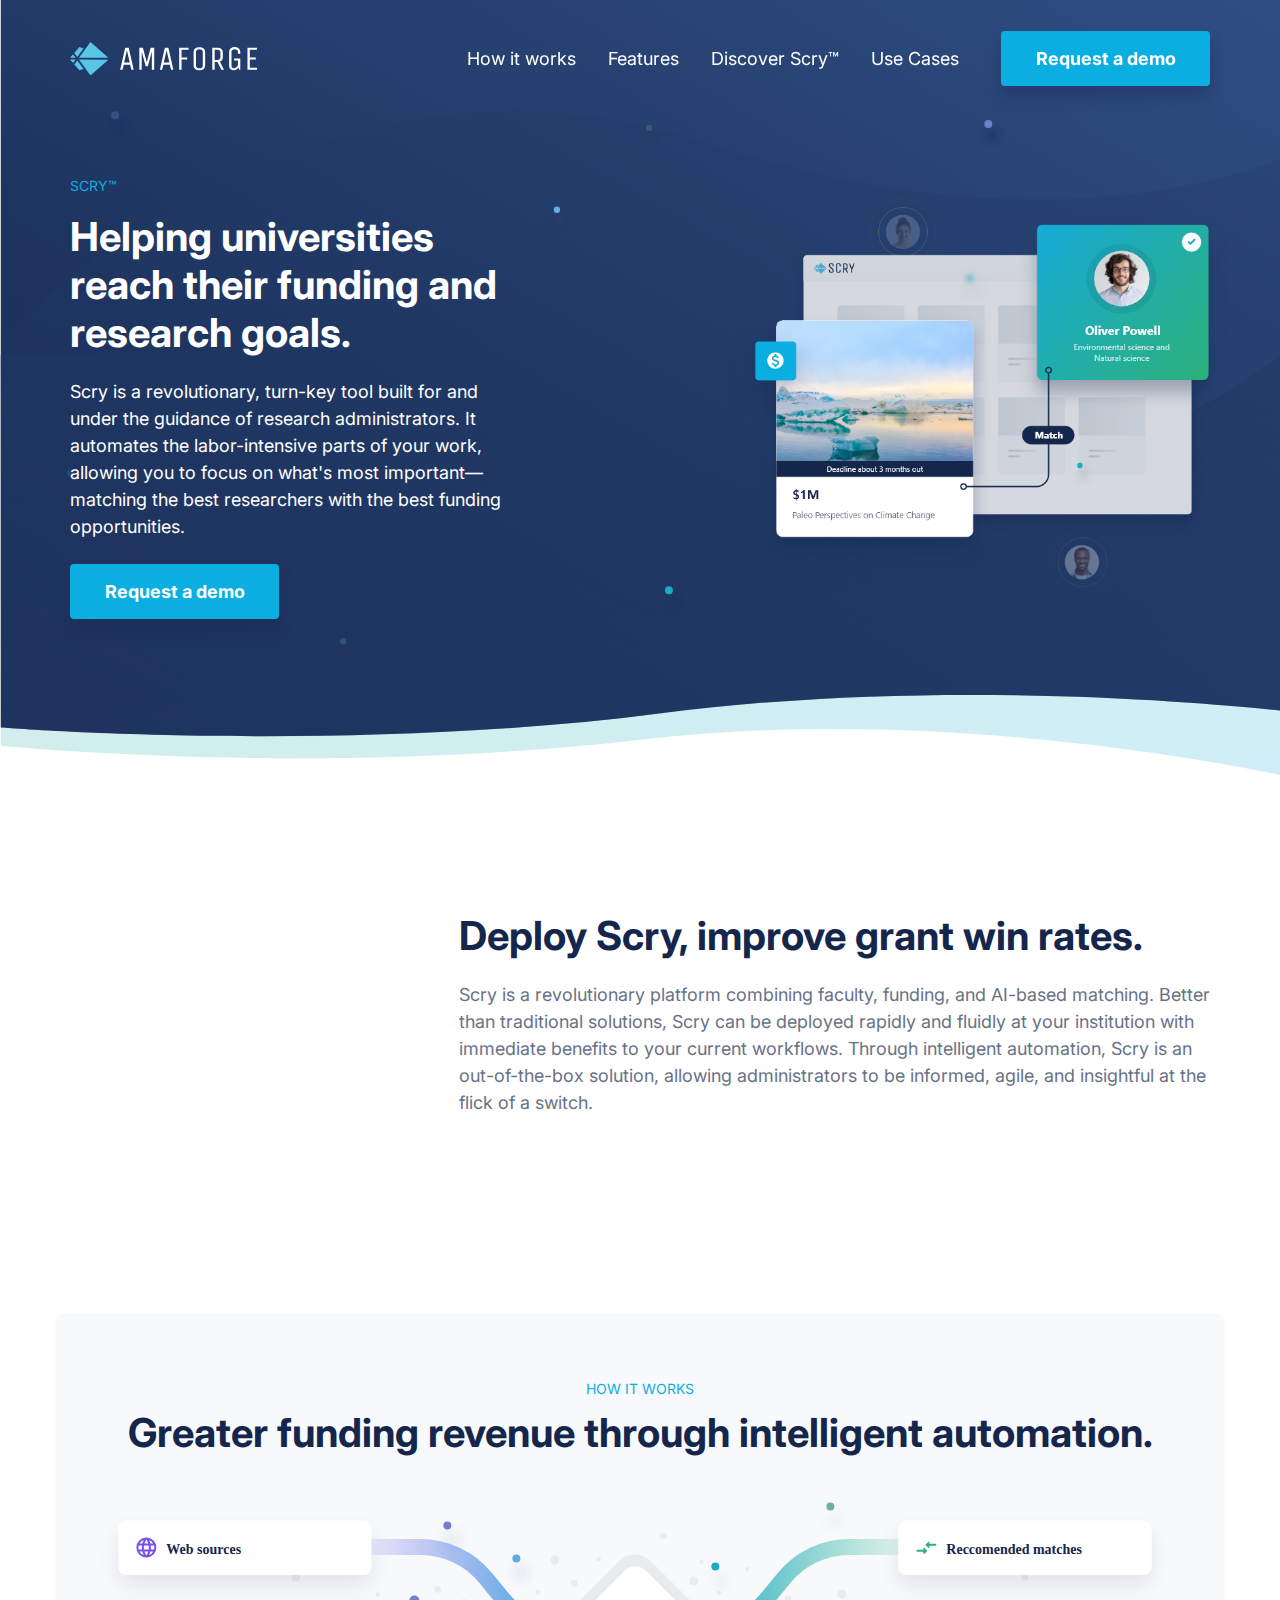
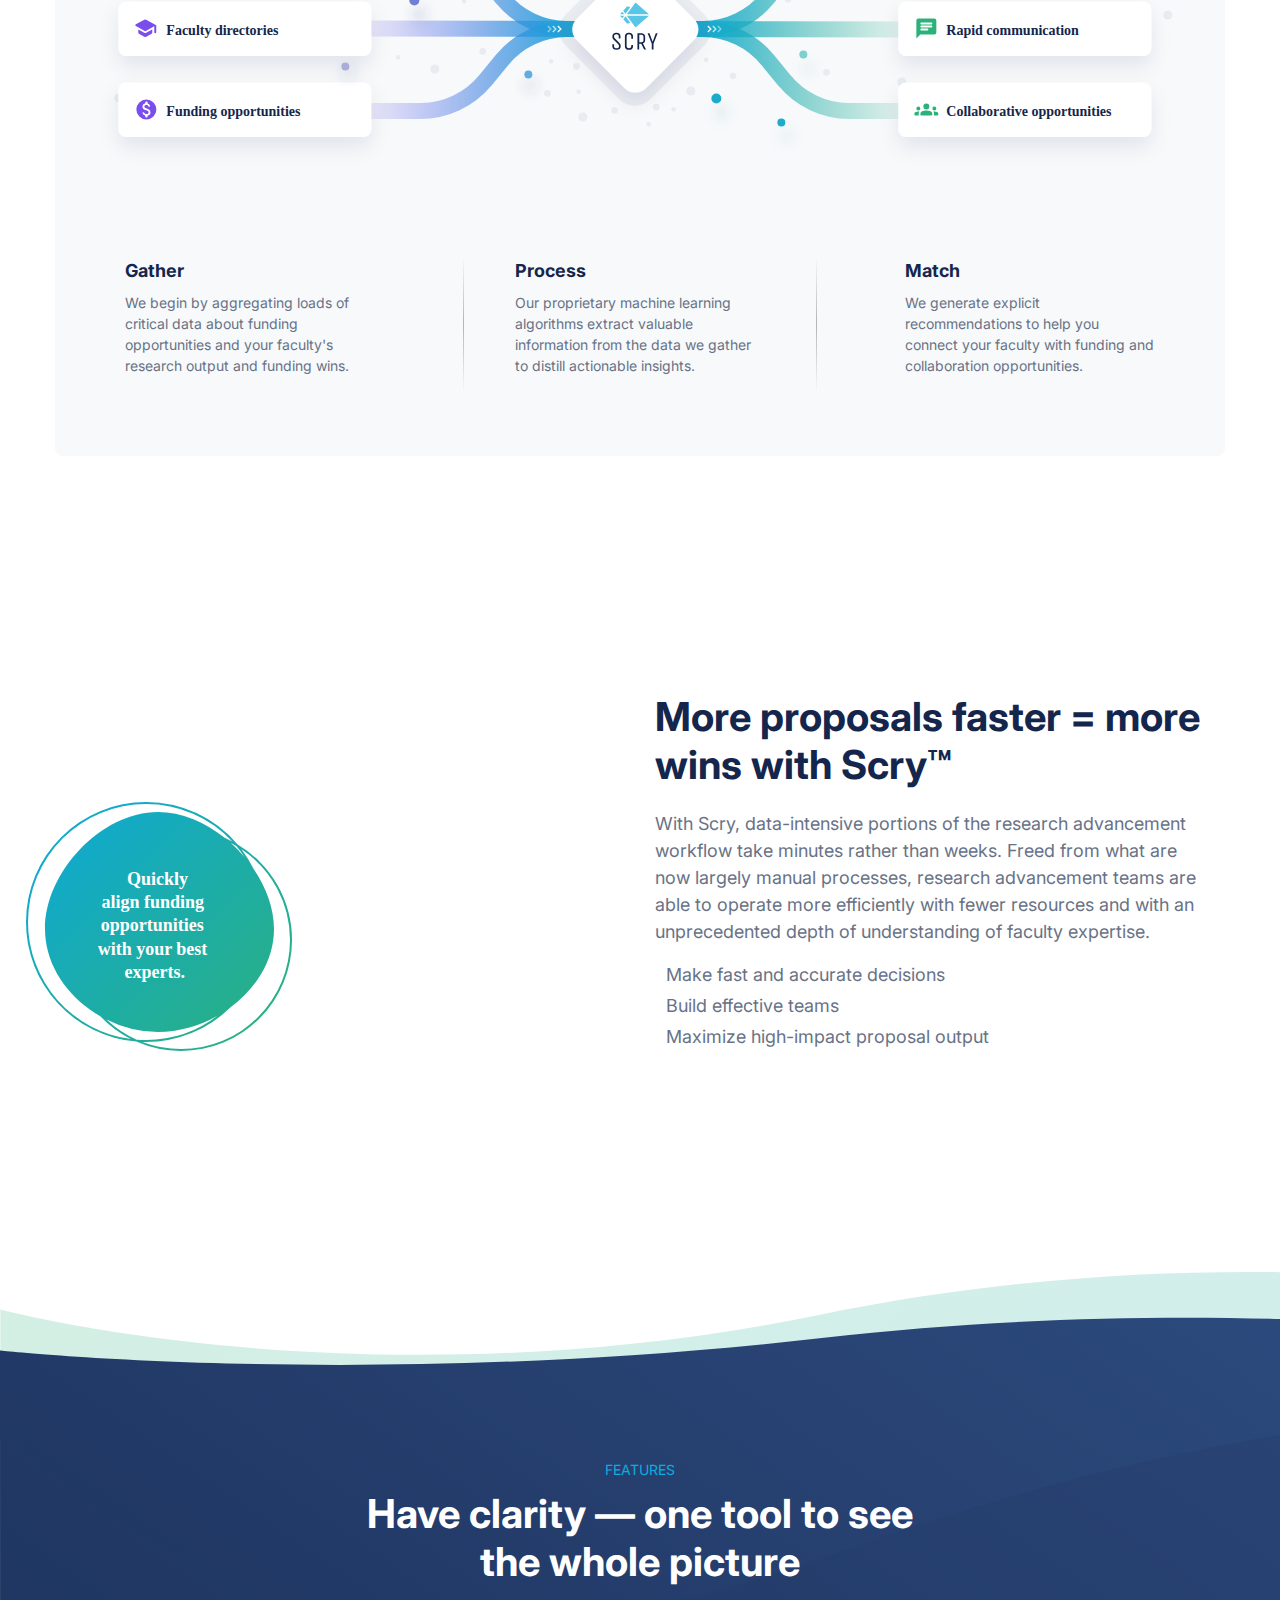
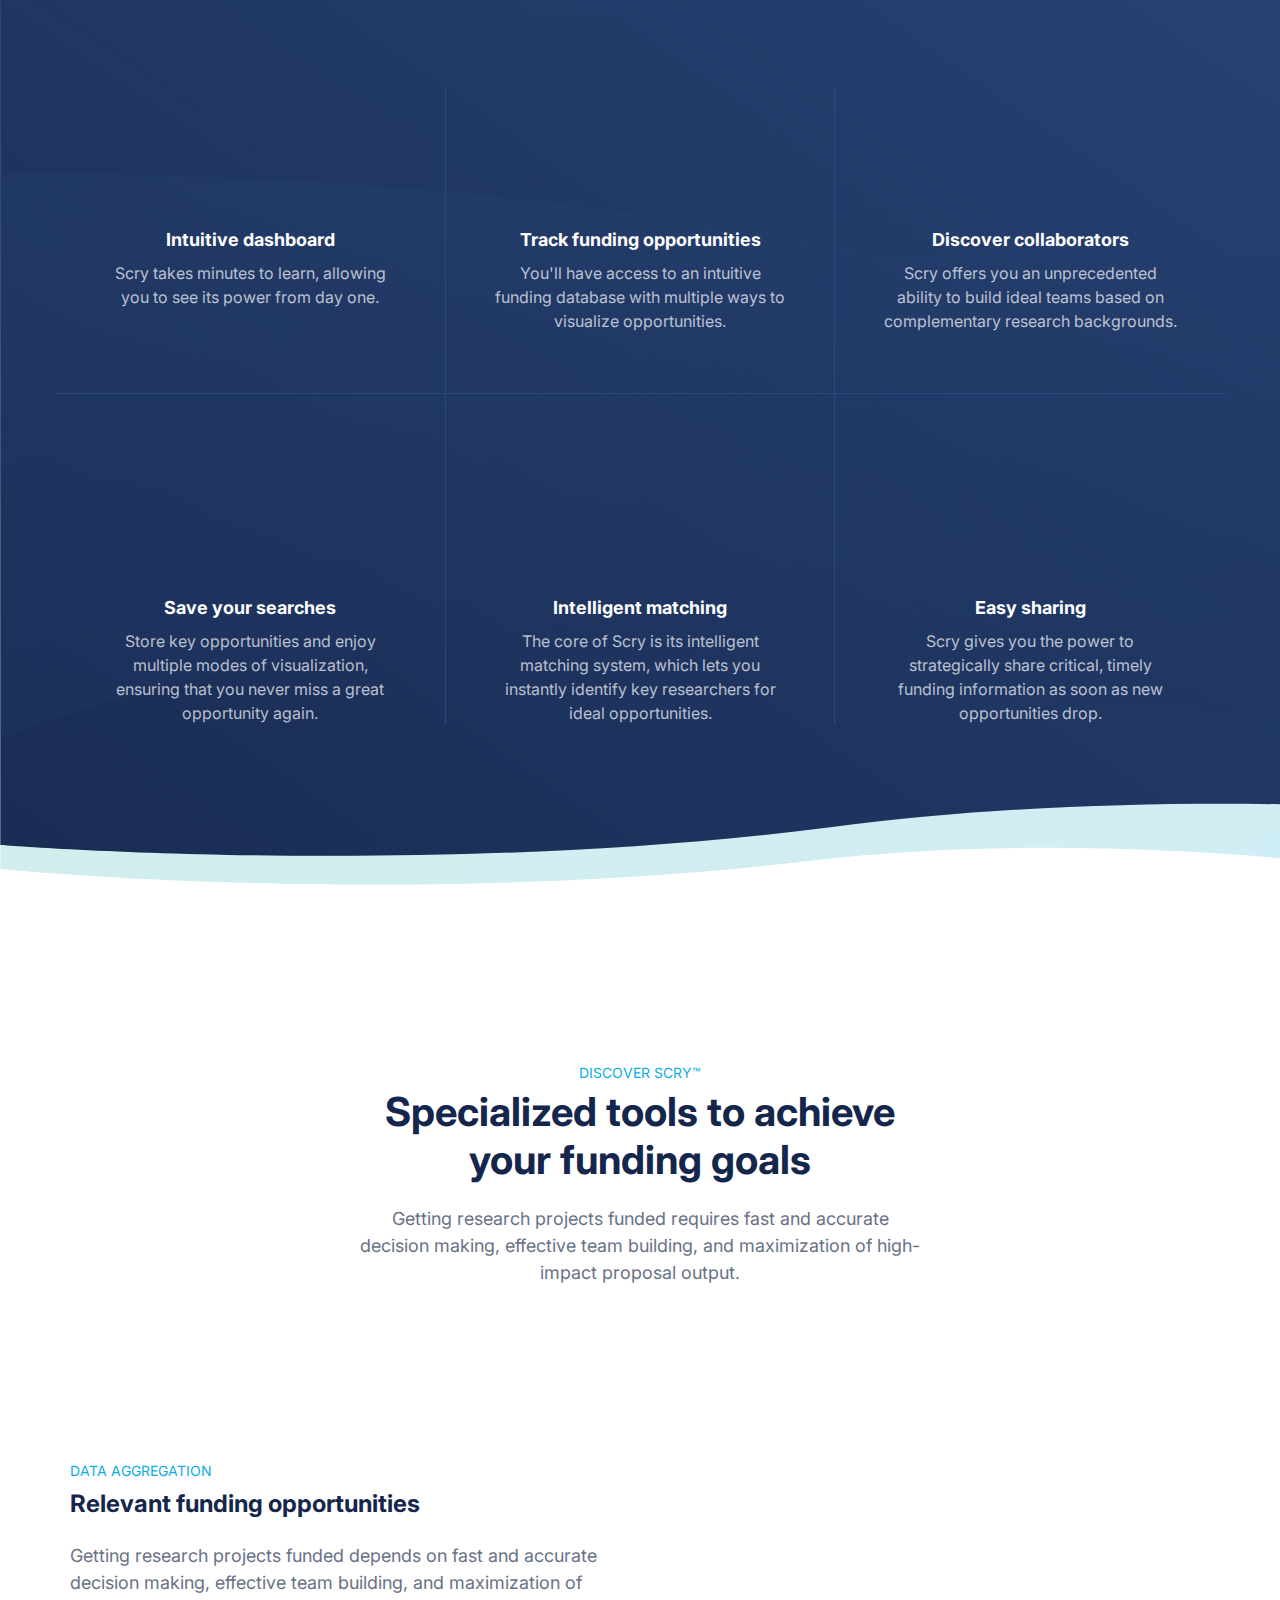
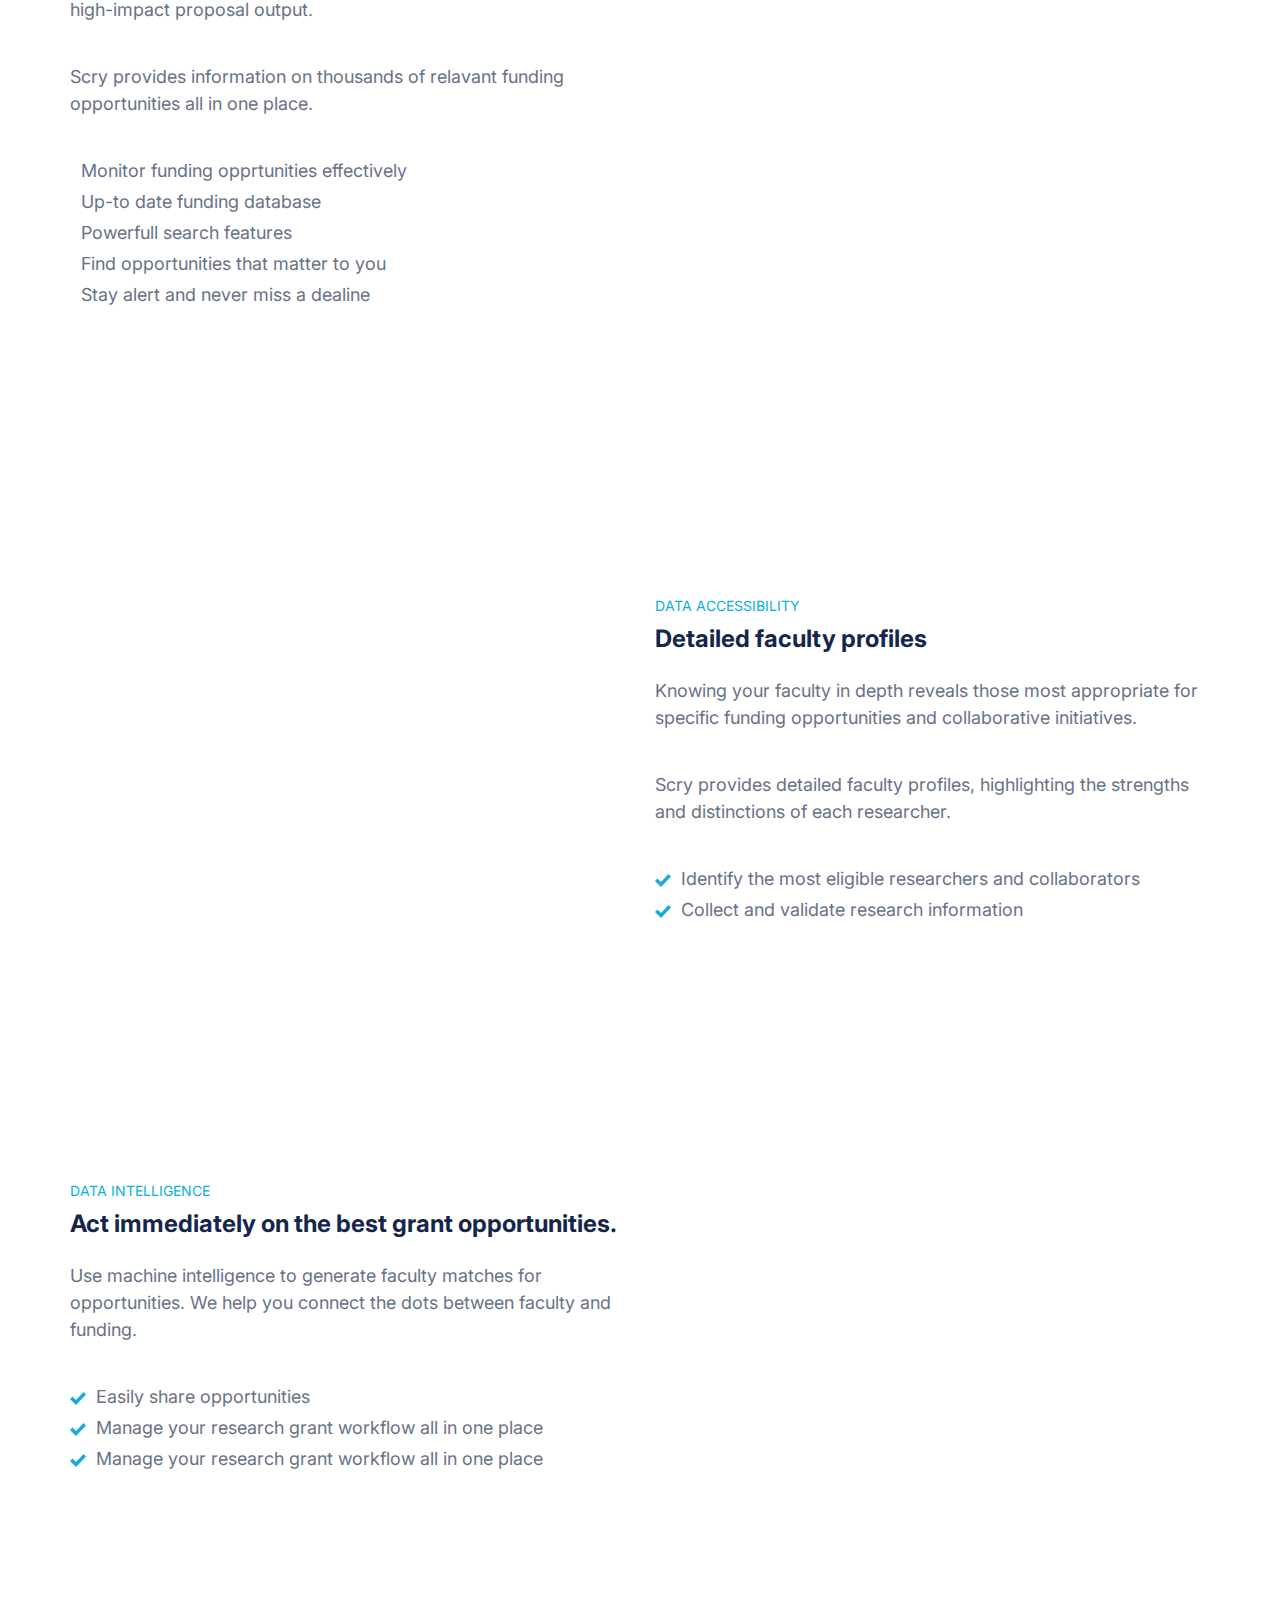
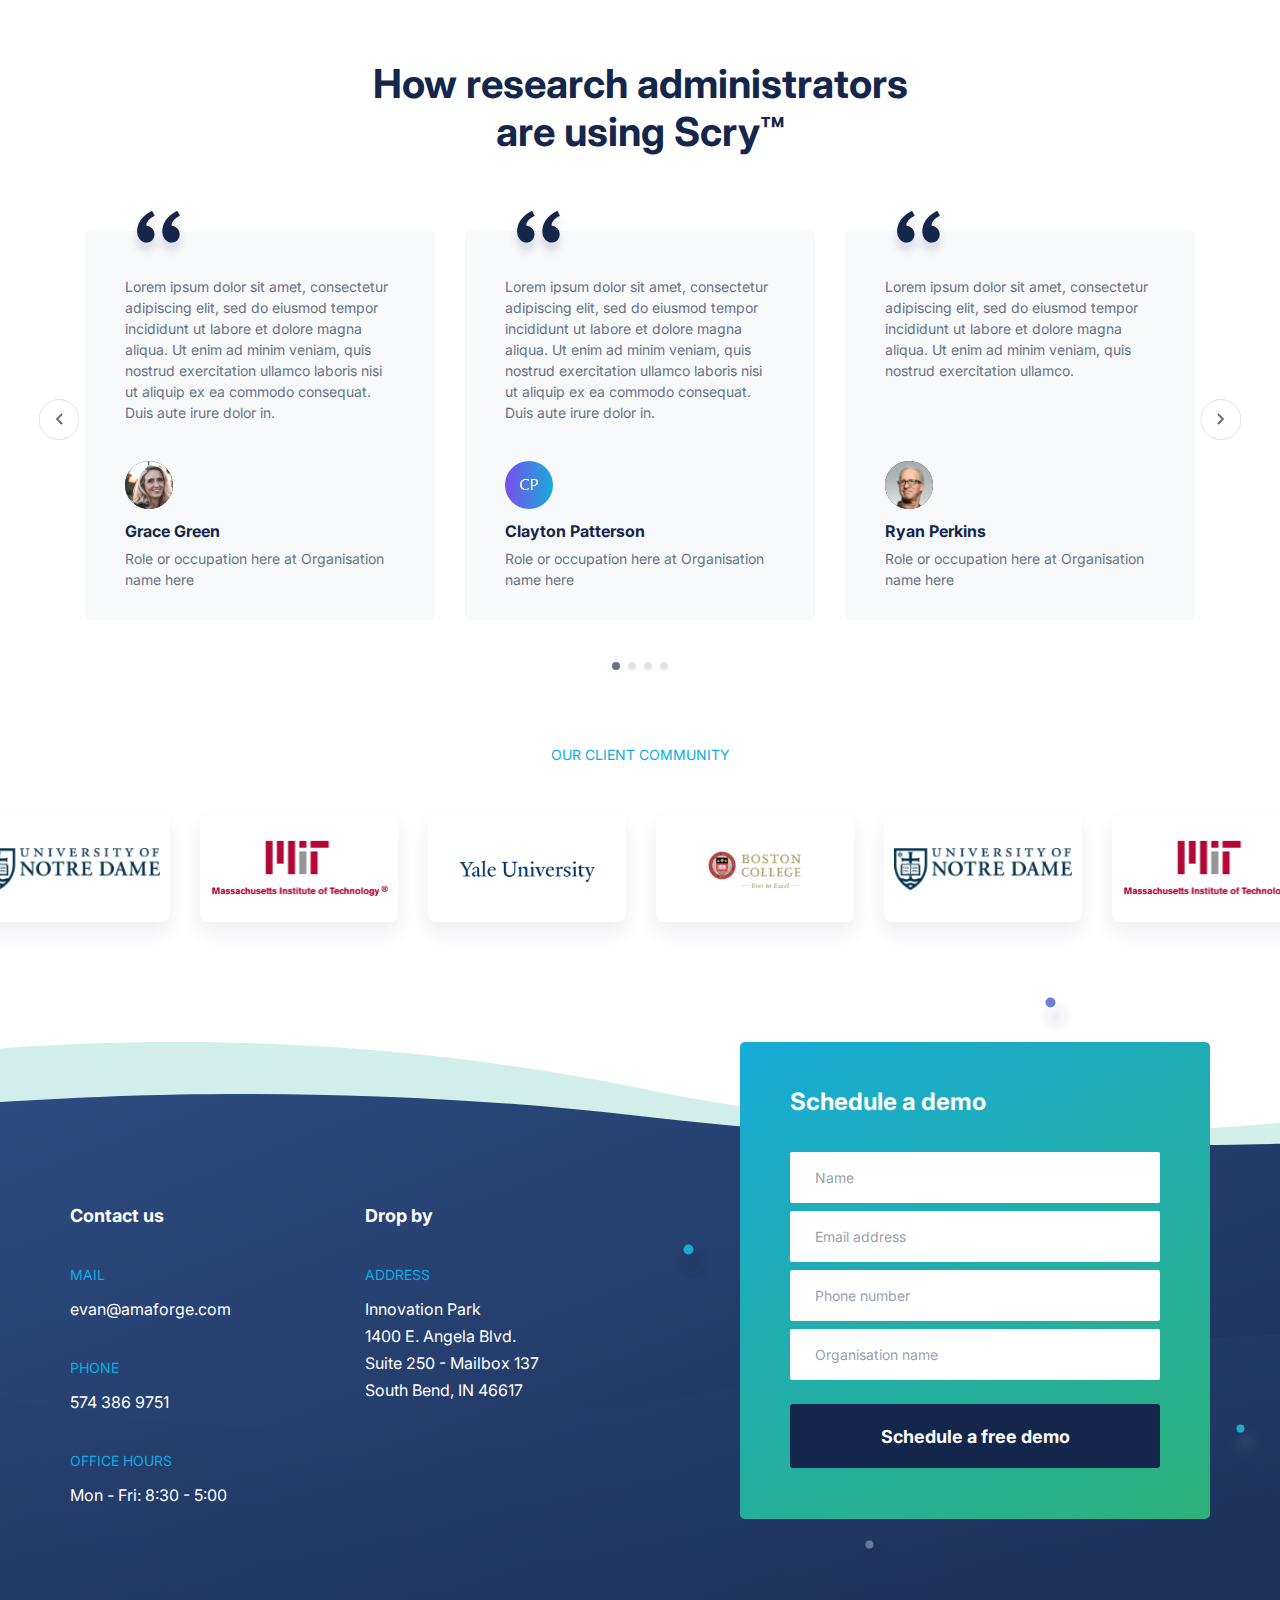
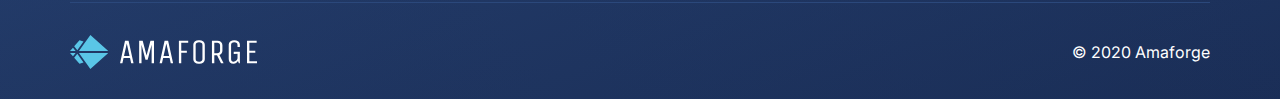
<file: app/index.html>
<!DOCTYPE html>
<html lang="en">
<head>
	<meta charset="UTF-8">
	<meta name="viewport" content="width=device-width, initial-scale=1.0">
	<meta http-equiv="X-UA-Compatible" content="ie=edge">
	<title>Amaforge</title>
	<link rel="preconnect" href="https://fonts.gstatic.com">
<link href="https://fonts.googleapis.com/css2?family=Inter:wght@400;700&display=swap" rel="stylesheet">
<link rel="stylesheet" href="css/animate.css">
<link rel="stylesheet" href="css/libs.min.css">
	<link rel="stylesheet" href="css/style.min.css">
</head>
<body>

<!-- start main-screen section -->
<section class="main-screen">
	<header class="header">
		<div class="container-fluid">
			<div class="logo">
				<a href="">
					<svg xmlns="http://www.w3.org/2000/svg" width="187.49" height="33.445" viewBox="0 0 187.49 33.445">
  <g id="Amaforge_logo" data-name="Amaforge logo" transform="translate(-0.058 -0.105)">
    <path id="Combined_Shape" data-name="Combined Shape" d="M8.942,17.627l29.437.07L20.44,33.445ZM4.19,22.385,7.31,18.42l6.248,8.6L9.48,28.363ZM0,17.608l5.65.013L3,21Zm3-5.155L5.65,15.825,0,15.84ZM20.44,0,38.38,15.747l-29.437.07ZM4.19,11.06,9.48,5.082l4.078,1.35-6.248,8.6Z" transform="translate(0.058 0.105)" fill="#5ac6e7"/>
    <path class="logo-text" id="Combined_Shape-2" data-name="Combined Shape" d="M74.914,21.815a4.394,4.394,0,0,1-1.457-3.5V4.75a4.372,4.372,0,0,1,1.44-3.5A6.6,6.6,0,0,1,79.2,0a6.513,6.513,0,0,1,4.323,1.25,4.386,4.386,0,0,1,1.46,3.5V18.315a4.358,4.358,0,0,1-1.443,3.5,6.613,6.613,0,0,1-4.3,1.25A6.511,6.511,0,0,1,74.914,21.815Zm1.765-19.1a2.464,2.464,0,0,0-.85,2.035V18.315c0,1.8,1.142,2.711,3.393,2.713h.007a3.74,3.74,0,0,0,2.714-.836,2.546,2.546,0,0,0,.668-1.876V4.75a2.46,2.46,0,0,0-.847-2.035,5.11,5.11,0,0,0-5.086,0Zm37.206,20.347q-4.919,0-4.918-4.75V4.75a4.426,4.426,0,0,1,1.39-3.5,7.638,7.638,0,0,1,8.375,0,4.42,4.42,0,0,1,1.425,3.5V6.615h-2.374V4.75q0-2.714-3.22-2.713T111.34,4.75V18.315a3.248,3.248,0,0,0,.543,2,2.358,2.358,0,0,0,1.985.713,3.875,3.875,0,0,0,2.677-1.153,3.256,3.256,0,0,0,1.249-2.25v-4.25l-3.817.023V11.363h6.172v11.19h-1.018l-.882-2.17a5.585,5.585,0,0,1-1.865,1.95,4.588,4.588,0,0,1-2.482.73Zm-10.047-.506h-2.611l-3.965-7.8h-2.75l0,7.792H92.14V.512h5.123a5.808,5.808,0,0,1,4.018,1.25,4.516,4.516,0,0,1,1.372,3.5v4.75c0,2.294-1,3.777-2.983,4.407l4.169,8.136h0ZM94.5,12.717h2.756c2.005,0,3.023-.912,3.024-2.71V5.257a2.58,2.58,0,0,0-.779-2,3.242,3.242,0,0,0-2.25-.713H94.5ZM42.044,22.553H39.673L44.658.512h3.56L53.2,22.551H50.83l-1.155-5.085H43.2l-1.155,5.085h0Zm4.377-19.4L43.64,15.432H49.2L46.42,3.157h0ZM2.372,22.553H0L4.985.512h3.56L13.53,22.551H11.155L10,17.467H3.525L2.372,22.552h0Zm4.376-19.4L3.967,15.432h5.56L6.747,3.157h0Zm120.57,19.4V.512h9.65V2.547h-7.29v7.8h5.936v2.035h-5.936v8.141h7.64v2.029Zm-68.3,0V.512h9.325V2.547H61.385v7.8h5.6v2.035h-5.6v10.17Zm-27.343,0V4.3L27.7,19.155H25.5L21.533,4.3V22.552H19.157V.512h3.56L26.585,15.06,30.482.512h3.563v22.04Z" transform="translate(50.23 5.295)"/>
  </g>
</svg>
				</a>
			</div>

			<div class="menu scroll" id="menu">
				<div class="menu__btn">
					<div class="menu__btn-row"></div>
					<div class="menu__btn-row"></div>
					<div class="menu__btn-row"></div>
				</div>
				<ul>
					<li><a href="#how-it-work">How it works</a></li>
					<li><a href="#features">Features</a></li>
					<li><a href="#discover">Discover Scry™</a></li>
					<li><a href="">Use Cases</a></li>
					<li class="button"><a href="#footer">Request a demo</a></li>
				</ul>
			</div>
		</div>
	</header>
<div class="main-screen__content-wrapper">
	<div class="container-fluid">
		<div class="main-screen__content">

			<div class="main-screen__text-content">
				<div class="sub-title">
					SCRY™
				</div>
				<h1>Helping universities reach their funding and research goals.</h1>

				<p>Scry is a revolutionary, turn-key tool built for and under the guidance of research administrators. It automates the labor-intensive parts of your work, allowing you to focus on what's most important—matching the best researchers with the best funding opportunities.</p>
				<div class="button scroll"><a href="#footer">Request a demo</a></div>
			</div>

			<div class="main-screen__img">
				<img class="main-screen__img--deck" src="img/main-screen-img.png" alt="">
				<img class="main-screen__img--mob" src="img/main-screen-img-mobile.png">
			</div>
		</div>
	</div>
</div>
</section>
<!-- start main-screen section -->

<!-- start box section -->
<section class="box-section">
	<div class="container-fluid">
		<img src="img/box.svg" alt="" class="animated fadeInUp wow" data-wow-offset="300">

		<div class="box-content">
			<h2>Deploy Scry, improve grant win rates.</h2>

			<p>Scry is a revolutionary platform combining faculty, funding, and AI-based matching. Better than traditional solutions, Scry can be deployed rapidly and fluidly at your institution with immediate benefits to your current workflows. Through intelligent automation, Scry is an out-of-the-box solution, allowing administrators to be informed, agile, and insightful at the flick of a switch.</p>
		</div>
	</div>
	<div id="how-it-work">
		
	</div>
	
</section>
<!-- end box section -->

<!-- start how it work section -->
<section class="how-it-work">
	<div class="container-fluid">
		<div class="section-header">
			<div class="sub-title">
				How it works
			</div>

			<h2>
				Greater funding revenue through intelligent automation.
			</h2>
		</div>

		<svg class="desktop-chart" xmlns="http://www.w3.org/2000/svg" xmlns:xlink="http://www.w3.org/1999/xlink" width="1093" height="280.054" viewBox="0 0 1093 280.054">
  <defs>
    <linearGradient id="linear-gradient" y1="0.5" x2="1" y2="0.5" gradientUnits="objectBoundingBox">
      <stop offset="0" stop-color="#7a4eec" stop-opacity="0"/>
      <stop offset="1" stop-color="#17abd8"/>
    </linearGradient>
    <linearGradient id="linear-gradient-4" y1="1" x2="1" y2="1" gradientUnits="objectBoundingBox">
      <stop offset="0" stop-color="#2cb17a" stop-opacity="0"/>
      <stop offset="1" stop-color="#17abd8"/>
    </linearGradient>
    <linearGradient id="linear-gradient-5" y1="0" y2="0" xlink:href="#linear-gradient-4"/>
    <filter id="Rectangle" x="0" y="3.5" width="313" height="114.554" filterUnits="userSpaceOnUse">
      <feOffset dy="10" input="SourceAlpha"/>
      <feGaussianBlur stdDeviation="10" result="blur"/>
      <feFlood flood-color="#15264c" flood-opacity="0.082"/>
      <feComposite operator="in" in2="blur"/>
      <feComposite in="SourceGraphic"/>
    </filter>
    <filter id="Rectangle-2" x="0" y="84.5" width="313" height="114.554" filterUnits="userSpaceOnUse">
      <feOffset dy="10" input="SourceAlpha"/>
      <feGaussianBlur stdDeviation="10" result="blur-2"/>
      <feFlood flood-color="#15264c" flood-opacity="0.082"/>
      <feComposite operator="in" in2="blur-2"/>
      <feComposite in="SourceGraphic"/>
    </filter>
    <filter id="Rectangle-3" x="0" y="165.5" width="313" height="114.554" filterUnits="userSpaceOnUse">
      <feOffset dy="10" input="SourceAlpha"/>
      <feGaussianBlur stdDeviation="10" result="blur-3"/>
      <feFlood flood-color="#15264c" flood-opacity="0.082"/>
      <feComposite operator="in" in2="blur-3"/>
      <feComposite in="SourceGraphic"/>
    </filter>
    <filter id="Rectangle-4" x="780" y="3.5" width="313" height="114.554" filterUnits="userSpaceOnUse">
      <feOffset dy="10" input="SourceAlpha"/>
      <feGaussianBlur stdDeviation="10" result="blur-4"/>
      <feFlood flood-color="#15264c" flood-opacity="0.082"/>
      <feComposite operator="in" in2="blur-4"/>
      <feComposite in="SourceGraphic"/>
    </filter>
    <filter id="Rectangle-5" x="780" y="84.5" width="313" height="114.554" filterUnits="userSpaceOnUse">
      <feOffset dy="10" input="SourceAlpha"/>
      <feGaussianBlur stdDeviation="10" result="blur-5"/>
      <feFlood flood-color="#15264c" flood-opacity="0.082"/>
      <feComposite operator="in" in2="blur-5"/>
      <feComposite in="SourceGraphic"/>
    </filter>
    <filter id="Rectangle-6" x="780" y="165.5" width="313" height="114.554" filterUnits="userSpaceOnUse">
      <feOffset dy="10" input="SourceAlpha"/>
      <feGaussianBlur stdDeviation="10" result="blur-6"/>
      <feFlood flood-color="#15264c" flood-opacity="0.082"/>
      <feComposite operator="in" in2="blur-6"/>
      <feComposite in="SourceGraphic"/>
    </filter>
    <filter id="Green_small" x="723.5" y="0" width="47" height="47" filterUnits="userSpaceOnUse">
      <feOffset dx="5" dy="14" input="SourceAlpha"/>
      <feGaussianBlur stdDeviation="6.5" result="blur-7"/>
      <feFlood flood-color="#8fb6ae" flood-opacity="0.424"/>
      <feComposite operator="in" in2="blur-7"/>
      <feComposite in="SourceGraphic"/>
    </filter>
    <filter id="Blue_big" x="608.5" y="191" width="49" height="49" filterUnits="userSpaceOnUse">
      <feOffset dx="5" dy="14" input="SourceAlpha"/>
      <feGaussianBlur stdDeviation="6.5" result="blur-8"/>
      <feFlood flood-color="#8fb6ae" flood-opacity="0.424"/>
      <feComposite operator="in" in2="blur-8"/>
      <feComposite in="SourceGraphic"/>
    </filter>
    <filter id="Aqua_small_blurred" x="662.5" y="204" width="71" height="71" filterUnits="userSpaceOnUse">
      <feOffset dx="5" dy="14" input="SourceAlpha"/>
      <feGaussianBlur stdDeviation="6.5" result="blur-9"/>
      <feFlood flood-color="#8fb6ae" flood-opacity="0.424"/>
      <feComposite operator="in" in2="blur-9"/>
      <feComposite in="SourceGraphic"/>
    </filter>
    <filter id="Purple_big" x="306.5" y="93" width="49" height="49" filterUnits="userSpaceOnUse">
      <feOffset dx="5" dy="14" input="SourceAlpha"/>
      <feGaussianBlur stdDeviation="6.5" result="blur-10"/>
      <feFlood flood-color="#404a8f" flood-opacity="0.341"/>
      <feComposite operator="in" in2="blur-10"/>
      <feComposite in="SourceGraphic"/>
    </filter>
    <filter id="Purple_small" x="340.5" y="19" width="47" height="47" filterUnits="userSpaceOnUse">
      <feOffset dx="5" dy="14" input="SourceAlpha"/>
      <feGaussianBlur stdDeviation="6.5" result="blur-11"/>
      <feFlood flood-color="#404a8f" flood-opacity="0.341"/>
      <feComposite operator="in" in2="blur-11"/>
      <feComposite in="SourceGraphic"/>
    </filter>
    <filter id="Purple_small-2" x="236.5" y="152" width="47" height="47" filterUnits="userSpaceOnUse">
      <feOffset dx="3" dy="6" input="SourceAlpha"/>
      <feGaussianBlur stdDeviation="6.5" result="blur-12"/>
      <feFlood flood-color="#404a8f" flood-opacity="0.341"/>
      <feComposite operator="in" in2="blur-12"/>
      <feComposite in="SourceGraphic"/>
    </filter>
    <filter id="Blue_small_blurred" x="403.5" y="46" width="59" height="59" filterUnits="userSpaceOnUse">
      <feOffset dx="5" dy="14" input="SourceAlpha"/>
      <feGaussianBlur stdDeviation="6.5" result="blur-13"/>
      <feFlood flood-color="#404a8f" flood-opacity="0.341"/>
      <feComposite operator="in" in2="blur-13"/>
      <feComposite in="SourceGraphic"/>
    </filter>
    <filter id="Blue_small" x="418.5" y="165" width="47" height="47" filterUnits="userSpaceOnUse">
      <feOffset dx="2" dy="11" input="SourceAlpha"/>
      <feGaussianBlur stdDeviation="6.5" result="blur-14"/>
      <feFlood flood-color="#404a8f" flood-opacity="0.341"/>
      <feComposite operator="in" in2="blur-14"/>
      <feComposite in="SourceGraphic"/>
    </filter>
    <filter id="Aqua_small" x="608.5" y="60" width="47" height="47" filterUnits="userSpaceOnUse">
      <feOffset dx="5" dy="14" input="SourceAlpha"/>
      <feGaussianBlur stdDeviation="6.5" result="blur-15"/>
      <feFlood flood-color="#8fb6ae" flood-opacity="0.424"/>
      <feComposite operator="in" in2="blur-15"/>
      <feComposite in="SourceGraphic"/>
    </filter>
    <filter id="Aqua_small-2" x="696.5" y="148" width="47" height="47" filterUnits="userSpaceOnUse">
      <feOffset dx="5" dy="14" input="SourceAlpha"/>
      <feGaussianBlur stdDeviation="6.5" result="blur-16"/>
      <feFlood flood-color="#8fb6ae" flood-opacity="0.424"/>
      <feComposite operator="in" in2="blur-16"/>
      <feComposite in="SourceGraphic"/>
    </filter>
    <filter id="Cube" x="447.703" y="43.204" width="198.593" height="198.593" filterUnits="userSpaceOnUse">
      <feOffset dy="10" input="SourceAlpha"/>
      <feGaussianBlur stdDeviation="10" result="blur-17"/>
      <feFlood flood-color="#15264c" flood-opacity="0.082"/>
      <feComposite operator="in" in2="blur-17"/>
      <feComposite in="SourceGraphic"/>
    </filter>
  </defs>
  <g id="Infographic-landscape-mode" transform="translate(26 5.5)">
    <g id="Grey_Background_dots" data-name="Grey Background dots" transform="translate(0 30)">
      <g id="Medium_grey_dots" data-name="Medium grey dots" transform="translate(914 182) rotate(180)">
        <circle id="Oval" cx="3.375" cy="3.375" r="3.375" transform="translate(198.5 38.75)" fill="#687286" opacity="0.099"/>
        <circle id="Oval-2" data-name="Oval" cx="3.375" cy="3.375" r="3.375" transform="translate(292 35.25)" fill="#687286" opacity="0.099"/>
        <circle id="Oval-3" data-name="Oval" cx="3.375" cy="3.375" r="3.375" transform="translate(450.75 128)" fill="#687286" opacity="0.099"/>
        <circle id="Oval-4" data-name="Oval" cx="3.375" cy="3.375" r="3.375" transform="translate(362 175)" fill="#687286" opacity="0.099"/>
        <circle id="Oval-5" data-name="Oval" cx="3.375" cy="3.375" r="3.375" transform="translate(237 112)" fill="#687286" opacity="0.099"/>
        <circle id="Oval-6" data-name="Oval" cx="3.375" cy="3.375" r="3.375" transform="translate(87.75 11)" fill="#687286" opacity="0.099"/>
        <circle id="Oval-7" data-name="Oval" cx="3.375" cy="3.375" r="3.375" transform="translate(0 133.75)" fill="#687286" opacity="0.099"/>
        <circle id="Oval-8" data-name="Oval" cx="3.375" cy="3.375" r="3.375" transform="translate(542.25 59.75)" fill="#687286" opacity="0.099"/>
        <circle id="Oval-9" data-name="Oval" cx="3.375" cy="3.375" r="3.375" transform="translate(587.25 121.75)" fill="#687286" opacity="0.099"/>
        <circle id="Oval-10" data-name="Oval" cx="3.375" cy="3.375" r="3.375" transform="translate(776.25 71.5)" fill="#687286" opacity="0.099"/>
        <circle id="Oval-11" data-name="Oval" cx="3.375" cy="3.375" r="3.375" transform="translate(368.75 4)" fill="#687286" opacity="0.099"/>
        <circle id="Oval-12" data-name="Oval" cx="3.375" cy="3.375" r="3.375" transform="translate(477.5 17.75)" fill="#687286" opacity="0.099"/>
        <circle id="Oval-13" data-name="Oval" cx="3.375" cy="3.375" r="3.375" transform="translate(410.5 0.75)" fill="#687286" opacity="0.099"/>
        <circle id="Oval-14" data-name="Oval" cx="3.375" cy="3.375" r="3.375" transform="translate(448.5 44.75)" fill="#687286" opacity="0.099"/>
      </g>
      <g id="Small_grey_dots" data-name="Small grey dots" transform="translate(261 194)">
        <circle id="Oval-15" data-name="Oval" cx="2.25" cy="2.25" r="2.25" transform="translate(324 -167)" fill="#687286" opacity="0.099"/>
        <circle id="Oval-16" data-name="Oval" cx="2.25" cy="2.25" r="2.25" transform="translate(201 -37)" fill="#687286" opacity="0.099"/>
        <circle id="Oval-17" data-name="Oval" cx="2.25" cy="2.25" r="2.25" transform="translate(173.5 -67.5)" fill="#687286" opacity="0.099"/>
        <circle id="Oval-18" data-name="Oval" cx="2.25" cy="2.25" r="2.25" transform="translate(221 -169.5)" fill="#687286" opacity="0.099"/>
        <circle id="Oval-19" data-name="Oval" cx="2.25" cy="2.25" r="2.25" transform="translate(160 -136.5)" fill="#687286" opacity="0.099"/>
        <circle id="Oval-20" data-name="Oval" cx="2.25" cy="2.25" r="2.25" transform="translate(86.5 -127.5)" fill="#687286" opacity="0.099"/>
        <circle id="Oval-21" data-name="Oval" cx="2.25" cy="2.25" r="2.25" transform="translate(20.5 -71.5)" fill="#687286" opacity="0.099"/>
        <circle id="Oval-22" data-name="Oval" cx="2.25" cy="2.25" r="2.25" transform="translate(0 -134)" fill="#687286" opacity="0.099"/>
        <circle id="Oval-23" data-name="Oval" cx="2.25" cy="2.25" r="2.25" transform="translate(328.5 -69)" fill="#687286" opacity="0.099"/>
        <circle id="Oval-24" data-name="Oval" cx="2.25" cy="2.25" r="2.25" transform="translate(341.5 -136)" fill="#687286" opacity="0.099"/>
        <circle id="Oval-25" data-name="Oval" cx="2.25" cy="2.25" r="2.25" transform="translate(369.5 -159.5)" fill="#687286" opacity="0.099"/>
        <circle id="Oval-26" data-name="Oval" cx="2.25" cy="2.25" r="2.25" transform="translate(271 -4.5)" fill="#687286" opacity="0.099"/>
        <circle id="Oval-27" data-name="Oval" cx="2.25" cy="2.25" r="2.25" transform="translate(296 -19.5)" fill="#687286" opacity="0.099"/>
      </g>
      <g id="Big_grey_dots" data-name="Big grey dots" transform="translate(0 23)">
        <circle id="Oval-28" data-name="Oval" cx="4.5" cy="4.5" r="4.5" transform="translate(572 131)" fill="#687286" opacity="0.099"/>
        <circle id="Oval-29" data-name="Oval" cx="4.5" cy="4.5" r="4.5" transform="translate(436)" fill="#687286" opacity="0.099"/>
        <circle id="Oval-30" data-name="Oval" cx="4.5" cy="4.5" r="4.5" transform="translate(575 21)" fill="#687286" opacity="0.099"/>
        <circle id="Oval-31" data-name="Oval" cx="4.5" cy="4.5" r="4.5" transform="translate(464 157)" fill="#687286" opacity="0.099"/>
        <circle id="Oval-32" data-name="Oval" cx="4.5" cy="4.5" r="4.5" transform="translate(316 109)" fill="#687286" opacity="0.099"/>
        <circle id="Oval-33" data-name="Oval" cx="4.5" cy="4.5" r="4.5" transform="translate(177 17)" fill="#687286" opacity="0.099"/>
        <circle id="Oval-34" data-name="Oval" cx="4.5" cy="4.5" r="4.5" transform="translate(0 138)" fill="#687286" opacity="0.099"/>
        <circle id="Oval-35" data-name="Oval" cx="4.5" cy="4.5" r="4.5" transform="translate(723 34)" fill="#687286" opacity="0.099"/>
        <circle id="Oval-36" data-name="Oval" cx="4.5" cy="4.5" r="4.5" transform="translate(783 122)" fill="#687286" opacity="0.099"/>
        <circle id="Oval-37" data-name="Oval" cx="4.5" cy="4.5" r="4.5" transform="translate(1049 55)" fill="#687286" opacity="0.099"/>
      </g>
    </g>
    <g id="Lines" transform="translate(227.017 36.5)">
      <g id="Lines-left">
        <path id="top" d="M79.16,0a92,92,0,0,1,70.716,33.151l.527.639,16.585,20.3A76,76,0,0,0,225.156,82l.684,0H240V98H225.84a92,92,0,0,1-70.716-33.151l-.527-.639-16.585-20.3A76,76,0,0,0,79.844,16l-.684,0H1V0Z" fill="url(#linear-gradient)"/>
        <path id="bottom" d="M79.16-82a92,92,0,0,0,70.716-33.151l.527-.639,16.585-20.3A76,76,0,0,1,225.156-164l.684,0H240v-16H225.84a92,92,0,0,0-70.716,33.151l-.527.639-16.585,20.3A76,76,0,0,1,79.844-98l-.684,0H1v16Z" transform="translate(0 262)" fill="url(#linear-gradient)"/>
        <path id="middle" d="M.517,81.5l239.5.5-.033,16L.483,97.5Z" fill="url(#linear-gradient)"/>
      </g>
      <g id="Lines-right" transform="translate(587 180) rotate(180)">
        <path id="top-2" data-name="top" d="M79.16,0a92,92,0,0,1,70.716,33.151l.527.639,16.585,20.3A76,76,0,0,0,225.156,82l.684,0H240V98H225.84a92,92,0,0,1-70.716-33.151l-.527-.639-16.585-20.3A76,76,0,0,0,79.844,16l-.684,0H1V0Z" fill="url(#linear-gradient-4)"/>
        <path id="bottom-2" data-name="bottom" d="M79.16-82a92,92,0,0,0,70.716-33.151l.527-.639,16.585-20.3A76,76,0,0,1,225.156-164l.684,0H240v-16H225.84a92,92,0,0,0-70.716,33.151l-.527.639-16.585,20.3A76,76,0,0,1,79.844-98l-.684,0H1v16Z" transform="translate(0 262)" fill="url(#linear-gradient-5)"/>
        <path id="middle-2" data-name="middle" d="M.517,81.5l239.5.5-.033,16L.483,97.5Z" fill="url(#linear-gradient-4)"/>
      </g>
    </g>
    <rect id="Cube_bg" data-name="Cube bg" width="120" height="120" rx="22" transform="translate(435.701 127.554) rotate(-45)" fill="#687286" opacity="0.096"/>
    <g id="Input" transform="translate(4 18)">
      <g id="Input_label" data-name="Input label">
        <g transform="matrix(1, 0, 0, 1, -30, -23.5)" filter="url(#Rectangle)">
          <rect id="Rectangle-7" data-name="Rectangle" width="253" height="54.554" rx="8" transform="translate(30 23.5)" fill="#fff"/>
        </g>
        <text id="Web_sources" data-name="Web sources" transform="translate(48 18.2)" fill="#15264c" font-size="14" font-family="SegoeUI-Bold, Segoe UI" font-weight="700"><tspan x="0" y="15">Web sources </tspan></text>
        <g id="Icon_Globe" data-name="Icon/Globe" transform="translate(16 15)">
          <g id="Globe">
            <path id="Path" d="M0,0H24V24H0Z" fill="none"/>
            <path id="Shape" d="M9.99,20A10,10,0,1,1,20,10,9.918,9.918,0,0,1,9.99,20Zm-1.9-6h0A14.116,14.116,0,0,0,10,17.96,14.1,14.1,0,0,0,11.91,14H8.089ZM3.08,14A7.987,7.987,0,0,0,7.41,17.56,15.667,15.667,0,0,1,6.03,14ZM13.97,14h0a15.655,15.655,0,0,1-1.381,3.561A8.016,8.016,0,0,0,16.92,14H13.97Zm.391-6a16.818,16.818,0,0,1,.14,2,16.758,16.758,0,0,1-.14,2h3.38A8.259,8.259,0,0,0,18,10a8.271,8.271,0,0,0-.259-2ZM7.66,8h0a14.291,14.291,0,0,0-.16,2,14.7,14.7,0,0,0,.16,2h4.68a14.657,14.657,0,0,0,.16-2,14.291,14.291,0,0,0-.16-2ZM2.26,8h0a7.84,7.84,0,0,0,0,4H5.641a16.28,16.28,0,0,1-.14-2,16.71,16.71,0,0,1,.14-2ZM12.589,2.44h0A15.656,15.656,0,0,1,13.97,6h2.95a8.015,8.015,0,0,0-4.331-3.56Zm-5.179,0h0A7.988,7.988,0,0,0,3.08,6H6.03A15.655,15.655,0,0,1,7.41,2.44ZM10,2.04h0A14.129,14.129,0,0,0,8.089,6H11.91A14.113,14.113,0,0,0,10,2.04Z" transform="translate(2 2)" fill="#7a4eec"/>
          </g>
        </g>
      </g>
      <g id="Input_label-2" data-name="Input label" transform="translate(0 81)">
        <g transform="matrix(1, 0, 0, 1, -30, -104.5)" filter="url(#Rectangle-2)">
          <rect id="Rectangle-8" data-name="Rectangle" width="253" height="54.554" rx="8" transform="translate(30 104.5)" fill="#fff"/>
        </g>
        <text id="Faculty_directories" data-name="Faculty directories" transform="translate(48 18.2)" fill="#15264c" font-size="14" font-family="SegoeUI-Bold, Segoe UI" font-weight="700"><tspan x="0" y="15">Faculty directories</tspan></text>
        <g id="Icon_Globe-2" data-name="Icon/Globe" transform="translate(16 15)">
          <g id="Faculty">
            <path id="Path-2" data-name="Path" d="M0,0H24V24H0Z" fill="none"/>
            <path id="Faculty-2" data-name="Faculty" d="M8.948,17.2l-5-2.73a2.012,2.012,0,0,1-1.039-1.76V9.9l6.04,3.3a1.988,1.988,0,0,0,1.92,0l6.04-3.3v2.81a2.012,2.012,0,0,1-1.039,1.76l-5,2.73a1.983,1.983,0,0,1-1.92,0Zm9.959-4.48V6.81L10.868,11.2a1.983,1.983,0,0,1-1.92,0L.517,6.6a1.006,1.006,0,0,1,0-1.76L8.948.24a2.037,2.037,0,0,1,1.92,0l9.52,5.189a1.007,1.007,0,0,1,.52.88v6.41a1,1,0,0,1-2,0Z" transform="translate(1 3)" fill="#7a4eec"/>
          </g>
        </g>
      </g>
      <g id="Input_label-3" data-name="Input label" transform="translate(0 162)">
        <g transform="matrix(1, 0, 0, 1, -30, -185.5)" filter="url(#Rectangle-3)">
          <rect id="Rectangle-9" data-name="Rectangle" width="253" height="54.554" rx="8" transform="translate(30 185.5)" fill="#fff"/>
        </g>
        <text id="Funding_opportunitie" data-name="Funding opportunitie" transform="translate(48 18.2)" fill="#15264c" font-size="14" font-family="SegoeUI-Bold, Segoe UI" font-weight="700"><tspan x="0" y="15">Funding opportunities</tspan></text>
        <g id="Icon_Globe-3" data-name="Icon/Globe" transform="translate(16 15)">
          <g id="Funding">
            <path id="Path-3" data-name="Path" d="M0,0H24V24H0Z" fill="none"/>
            <path id="Shape-2" data-name="Shape" d="M10,20A10,10,0,1,1,20,10,10.012,10.012,0,0,1,10,20ZM6.89,12.67a.748.748,0,0,0-.616.339.892.892,0,0,0-.1.821,3.6,3.6,0,0,0,2.705,2.24v.6A1.27,1.27,0,0,0,10.072,18h.009a1.27,1.27,0,0,0,1.2-1.331v-.58a3.174,3.174,0,0,0,2.814-3.16c0-2.5-1.9-3.377-3.757-3.911-1.727-.494-2.4-1.029-2.4-1.91,0-1,.847-1.64,2.158-1.64A1.727,1.727,0,0,1,12,6.721a.748.748,0,0,0,.692.619h.234a.746.746,0,0,0,.6-.321.9.9,0,0,0,.123-.809,3.337,3.337,0,0,0-2.363-2.26V3.331A1.27,1.27,0,0,0,10.091,2h-.01a1.27,1.27,0,0,0-1.2,1.331v.6a3.339,3.339,0,0,0-2.8,3.21c0,1.813,1.194,2.979,3.757,3.67,2.115.558,2.4,1.395,2.4,2.139,0,.769-.567,1.59-2.156,1.59a2.121,2.121,0,0,1-2.257-1.27.809.809,0,0,0-.727-.6Z" transform="translate(2 2)" fill="#7a4eec"/>
          </g>
        </g>
      </g>
      <g id="Arrows_left" data-name="Arrows left" transform="translate(430 106)">
        <path id="Path-4" data-name="Path" d="M0,0,3,3,6,0" transform="translate(-0.5 5.5) rotate(-90)" fill="none" stroke="#fff" stroke-miterlimit="10" stroke-width="1.25" opacity="0.499"/>
        <path id="Path-5" data-name="Path" d="M0,0,3,3,6,0" transform="translate(4.5 5.5) rotate(-90)" fill="none" stroke="#fff" stroke-miterlimit="10" stroke-width="1.25" opacity="0.751"/>
        <path id="Path-6" data-name="Path" d="M0,0,3,3,6,0" transform="translate(9.5 5.5) rotate(-90)" fill="none" stroke="#fff" stroke-miterlimit="10" stroke-width="1.25"/>
      </g>
    </g>
    <g id="Output" transform="translate(574 18)">
      <g id="Input_label-4" data-name="Input label" transform="translate(210)">
        <g transform="matrix(1, 0, 0, 1, -810, -23.5)" filter="url(#Rectangle-4)">
          <rect id="Rectangle-10" data-name="Rectangle" width="253" height="54.554" rx="8" transform="translate(810 23.5)" fill="#fff"/>
        </g>
        <text id="Reccomended_matches" data-name="Reccomended matches" transform="translate(48 18.2)" fill="#15264c" font-size="14" font-family="SegoeUI-Bold, Segoe UI" font-weight="700"><tspan x="0" y="15">Reccomended matches</tspan></text>
        <g id="Icon_Globe-4" data-name="Icon/Globe" transform="translate(16 15)">
          <g id="Matches">
            <path id="Path-7" data-name="Path" d="M0,0H24V24H0Z" fill="none"/>
            <path id="Matches-2" data-name="Matches" d="M7.01,12.082v-1.79H1a1,1,0,1,1,0-2H7.01v-1.8a.5.5,0,0,1,.85-.35l2.78,2.79a.514.514,0,0,1,0,.71l-2.78,2.79a.483.483,0,0,1-.351.151A.5.5,0,0,1,7.01,12.082Zm5.13-5.64L9.36,3.651a.514.514,0,0,1,0-.71L12.14.151a.5.5,0,0,1,.85.35v1.79H19a1,1,0,0,1,0,2H12.99v1.79a.5.5,0,0,1-.5.5A.482.482,0,0,1,12.14,6.441Z" transform="translate(2 6)" fill="#2cb17a"/>
          </g>
        </g>
      </g>
      <g id="Input_label-5" data-name="Input label" transform="translate(210 81)">
        <g transform="matrix(1, 0, 0, 1, -810, -104.5)" filter="url(#Rectangle-5)">
          <rect id="Rectangle-11" data-name="Rectangle" width="253" height="54.554" rx="8" transform="translate(810 104.5)" fill="#fff"/>
        </g>
        <text id="Rapid_communication" data-name="Rapid communication" transform="translate(48 18.2)" fill="#15264c" font-size="14" font-family="SegoeUI-Bold, Segoe UI" font-weight="700"><tspan x="0" y="15">Rapid communication</tspan></text>
        <g id="Share" transform="translate(16 15)">
          <path id="Path-8" data-name="Path" d="M0,0H24V24H0Z" fill="none"/>
        </g>
        <g id="Chat" transform="translate(16 15)">
          <path id="Path-9" data-name="Path" d="M0,0H24V24H0Z" fill="none"/>
          <path id="Shape-3" data-name="Shape" d="M0,20v0L.011,2A2,2,0,0,1,2,0H18a2,2,0,0,1,2,2V14a2,2,0,0,1-2,2H4L0,20ZM5,10a1,1,0,1,0,0,2h6a1,1,0,0,0,0-2ZM5,7A1,1,0,0,0,5,9H15a1,1,0,0,0,0-2ZM5,4A1,1,0,0,0,5,6H15a1,1,0,1,0,0-2Z" transform="translate(2 2)" fill="#2cb17a"/>
        </g>
      </g>
      <g id="Input_label-6" data-name="Input label" transform="translate(210 162)">
        <g transform="matrix(1, 0, 0, 1, -810, -185.5)" filter="url(#Rectangle-6)">
          <rect id="Rectangle-12" data-name="Rectangle" width="253" height="54.554" rx="8" transform="translate(810 185.5)" fill="#fff"/>
        </g>
        <text id="Collaborative_opport" data-name="Collaborative opport" transform="translate(48 18.2)" fill="#15264c" font-size="14" font-family="SegoeUI-Bold, Segoe UI" font-weight="700"><tspan x="0" y="15">Collaborative opportunities</tspan></text>
        <g id="Collaborate" transform="translate(16 15)">
          <path id="Path-10" data-name="Path" d="M0,0H24V24H0Z" fill="none"/>
          <path id="Collaborate-2" data-name="Collaborate" d="M19.614,12V10.39A4.589,4.589,0,0,0,19,8.1a6.473,6.473,0,0,1,3.811.48A2.014,2.014,0,0,1,24,10.43V11a.991.991,0,0,1-.975,1ZM7,12a.98.98,0,0,1-1-.952v-.581a2.818,2.818,0,0,1,1.76-2.6A10.87,10.87,0,0,1,12,7a11.057,11.057,0,0,1,4.24.857,2.839,2.839,0,0,1,1.76,2.6v.59A.98.98,0,0,1,17,12ZM.975,12A.99.99,0,0,1,0,11v-.57A2.014,2.014,0,0,1,1.189,8.58,6.633,6.633,0,0,1,3.9,8,6.615,6.615,0,0,1,5,8.1a4.581,4.581,0,0,0-.615,2.29V12ZM18,5a2,2,0,1,1,2,2A2.006,2.006,0,0,1,18,5ZM2,5A2,2,0,1,1,4,7,2.006,2.006,0,0,1,2,5ZM9,3a3,3,0,1,1,3,3A3,3,0,0,1,9,3Z" transform="translate(0 6)" fill="#2cb17a"/>
        </g>
      </g>
      <g id="Arrows_right" data-name="Arrows right" transform="translate(20 106)">
        <path id="Path-11" data-name="Path" d="M0,0,3,3,6,0" transform="translate(-0.5 5.5) rotate(-90)" fill="none" stroke="#fff" stroke-miterlimit="10" stroke-width="1.25"/>
        <path id="Path-12" data-name="Path" d="M0,0,3,3,6,0" transform="translate(4.5 5.5) rotate(-90)" fill="none" stroke="#fff" stroke-miterlimit="10" stroke-width="1.25" opacity="0.751"/>
        <path id="Path-13" data-name="Path" d="M0,0,3,3,6,0" transform="translate(9.5 5.5) rotate(-90)" fill="none" stroke="#fff" stroke-miterlimit="10" stroke-width="1.25" opacity="0.497"/>
      </g>
    </g>
    <g id="Foreground_dots" data-name="Foreground dots" transform="translate(227)">
      <g transform="matrix(1, 0, 0, 1, -253, -5.5)" filter="url(#Green_small)">
        <circle id="Green_small-2" data-name="Green small" cx="4" cy="4" r="4" transform="translate(738 5.5)" fill="#6eafa9"/>
      </g>
      <g transform="matrix(1, 0, 0, 1, -253, -5.5)" filter="url(#Blue_big)">
        <circle id="Blue_big-2" data-name="Blue big" cx="5" cy="5" r="5" transform="translate(623 196.5)" fill="#1babca"/>
      </g>
      <g transform="matrix(1, 0, 0, 1, -253, -5.5)" filter="url(#Aqua_small_blurred)">
        <circle id="Aqua_small_blurred-2" data-name="Aqua small blurred" cx="4" cy="4" r="4" transform="translate(689 221.5)" fill="#1babca"/>
      </g>
      <g transform="matrix(1, 0, 0, 1, -253, -5.5)" filter="url(#Purple_big)">
        <circle id="Purple_big-2" data-name="Purple big" cx="5" cy="5" r="5" transform="translate(321 98.5)" fill="#727ed0"/>
      </g>
      <g transform="matrix(1, 0, 0, 1, -253, -5.5)" filter="url(#Purple_small)">
        <circle id="Purple_small-3" data-name="Purple small" cx="4" cy="4" r="4" transform="translate(355 24.5)" fill="#727ed0"/>
      </g>
      <g transform="matrix(1, 0, 0, 1, -253, -5.5)" filter="url(#Purple_small-2)">
        <circle id="Purple_small-4" data-name="Purple small" cx="4" cy="4" r="4" transform="translate(253 165.5)" fill="#aaacd9"/>
      </g>
      <g transform="matrix(1, 0, 0, 1, -253, -5.5)" filter="url(#Blue_small_blurred)">
        <circle id="Blue_small_blurred-2" data-name="Blue small blurred" cx="4" cy="4" r="4" transform="translate(424 57.5)" fill="#5bace4"/>
      </g>
      <g transform="matrix(1, 0, 0, 1, -253, -5.5)" filter="url(#Blue_small)">
        <circle id="Blue_small-2" data-name="Blue small" cx="4" cy="4" r="4" transform="translate(436 173.5)" fill="#61ace3"/>
      </g>
      <g transform="matrix(1, 0, 0, 1, -253, -5.5)" filter="url(#Aqua_small)">
        <circle id="Aqua_small-3" data-name="Aqua small" cx="4" cy="4" r="4" transform="translate(623 65.5)" fill="#1aacc9"/>
      </g>
      <g transform="matrix(1, 0, 0, 1, -253, -5.5)" filter="url(#Aqua_small-2)">
        <circle id="Aqua_small-4" data-name="Aqua small" cx="4" cy="4" r="4" transform="translate(711 153.5)" fill="#7fced0"/>
      </g>
    </g>
    <g id="Scry" transform="translate(451 57)">
      <g transform="matrix(1, 0, 0, 1, -477, -62.5)" filter="url(#Cube)">
        <rect id="Cube-2" data-name="Cube" width="98" height="98" rx="15" transform="translate(477.7 132.5) rotate(-45)" fill="#fff"/>
      </g>
      <g id="Scry_logo" data-name="Scry logo" transform="translate(47 43)">
        <path id="Combined_Shape" data-name="Combined Shape" d="M6.757,13.177,29,13.229,15.445,25ZM3.166,16.733l2.357-2.964,4.72,6.424L7.163,21.2ZM0,13.162l4.27.009-2,2.524ZM2.265,9.308l2,2.522L0,11.84ZM15.445,0,29,11.771l-22.243.052ZM3.166,8.267l4-4.468,3.081,1.01-4.72,6.424Z" transform="translate(7.69)" fill="#5ac6e7"/>
        <path id="SCRY-2" data-name="SCRY" d="M13.576,16.175a3.294,3.294,0,0,1-1.035-2.6V3.519a3.338,3.338,0,0,1,1.011-2.6A4.379,4.379,0,0,1,16.582,0a4.478,4.478,0,0,1,3.055.917,3.3,3.3,0,0,1,1.035,2.6V5.907H18.947V3.519q0-2.01-2.34-2.011T14.266,3.519V13.574q0,2.01,2.341,2.011t2.34-2.011V12.191h1.724v1.382a3.334,3.334,0,0,1-1.01,2.6,4.379,4.379,0,0,1-3.03.918A4.473,4.473,0,0,1,13.576,16.175ZM0,13.574V11.437H1.732v2.236a1.714,1.714,0,0,0,.618,1.408,2.853,2.853,0,0,0,1.831.5,2.853,2.853,0,0,0,1.831-.5,1.673,1.673,0,0,0,.618-1.371,4.179,4.179,0,0,0-.185-1.382,3.167,3.167,0,0,0-.754-1.094L1.336,6.913A4.584,4.584,0,0,1,.284,5.392,5.274,5.274,0,0,1,0,3.519,3.308,3.308,0,0,1,1.027.917,4.542,4.542,0,0,1,4.131,0Q8.114,0,8.114,3.519V5.656H6.382V3.418A1.764,1.764,0,0,0,5.8,2.011a2.609,2.609,0,0,0-1.744-.5,2.608,2.608,0,0,0-1.744.5,1.732,1.732,0,0,0-.581,1.382A4.411,4.411,0,0,0,1.9,4.776a2.76,2.76,0,0,0,.768,1.056L7.1,10.155A4.967,4.967,0,0,1,8.089,11.7a5.49,5.49,0,0,1,.272,1.873q0,3.519-4.181,3.519T0,13.574ZM26.827,16.86H25.084V.468h3.761A4.218,4.218,0,0,1,31.8,1.4,3.375,3.375,0,0,1,32.806,4V7.528a3.082,3.082,0,0,1-2.193,3.278l3.065,6.052-1.917,0-2.915-5.8H26.828v5.8h0Zm.114-7.494h1.993c1.453,0,2.189-.672,2.189-2v-3.5A1.917,1.917,0,0,0,30.557,2.4a2.312,2.312,0,0,0-1.623-.525H26.941Zm12.481,7.493V10.984L35.3.468h1.848L40.3,8.915,43.443.468h1.848l-4.12,10.541v5.85Z" transform="translate(0 30.268)" fill="#15264c"/>
      </g>
    </g>
  </g>
</svg>

<img class="mobile-chart" src="img/Infographic-portrait-mode.svg" alt="">

<div class="how-it-work__items">
	<div class="row">
	<div class="col-lg-4">
		<div class="how-it-work__item">
			<h3>Gather</h3>
		<p>
			We begin by aggregating loads of critical data about funding opportunities and your faculty's research output and funding wins.
		</p>
		</div>
		
	</div>
	<div class="col-lg-4">
		<div class="how-it-work__item">
		<h3>
			Process
		</h3>

		<p>
			Our proprietary machine learning algorithms extract valuable information from the data we gather to distill actionable insights.
		</p>
	</div>
	</div>
	<div class="col-lg-4">
		<div class="how-it-work__item">
		<h3>Match</h3>
		<p>
			We generate explicit recommendations to help you connect your faculty with funding and collaboration opportunities.
		</p>
	</div>
	</div>

</div>
</div>


	</div>
</section>
<!-- end how it work section -->

<!-- start more proposual section -->
<div class="more-proposual">
	<div class="container-fluid">
		<div class="row">
			<div class="col-lg-6">
				<div class="more-proposual__img-wrapper">
					<img src="img/lab.png" alt="" class="wow animated fadeInUp" data-wow-offset="300">
					<svg xmlns="http://www.w3.org/2000/svg" xmlns:xlink="http://www.w3.org/1999/xlink" width="266" height="249" viewBox="0 0 266 249">
  <defs>
    <clipPath id="clip-path">
      <path id="Path_3" data-name="Path 3" d="M120-249a119.74,119.74,0,0,1,91.63,42.511A110.949,110.949,0,0,1,266-111,111,111,0,0,1,155,0a110.619,110.619,0,0,1-44.754-9.391A120.009,120.009,0,0,1,0-129,120,120,0,0,1,120-249Zm95.483,47.307.261.342a120.024,120.024,0,0,1,11.925,19.307C240.253-163.61,248-142.593,248-122c0,31.39-18,59.5-43.694,78.393A119.6,119.6,0,0,1,120-9q-1.835,0-3.658-.055A108.733,108.733,0,0,0,155-2,109,109,0,0,0,264-111,108.9,108.9,0,0,0,215.483-201.693Zm-23,165.814-1.042.6C173.246-24.976,152.479-19,132-19A116.162,116.162,0,0,1,80.4-31.522a109.2,109.2,0,0,0,30.342,20.163Q115.325-11,120-11A117.491,117.491,0,0,0,192.483-35.88ZM120-247A118,118,0,0,0,2-129,118.022,118.022,0,0,0,104.816-11.968,111.311,111.311,0,0,1,74.294-34.792C42.4-53.025,19-85.267,19-122c0-56.885,56.115-117,113-117,23.382,0,47.141,10.157,67.017,26.071q3.729,1.61,7.311,3.483A117.675,117.675,0,0,0,120-247Zm84.939,39.087,1.007.908a144.453,144.453,0,0,1,12.475,12.883,118.967,118.967,0,0,0-8.1-10.813Q207.677-206.5,204.939-207.913Z" fill="none"/>
    </clipPath>
    <clipPath id="clip-path-2">
      <path id="Path_2" data-name="Path 2" d="M-234,5493H1406V-2835H-234Z" fill="none"/>
    </clipPath>
    <linearGradient id="linear-gradient-badge" x1="0.01" x2="1.494" y2="1.384" gradientUnits="objectBoundingBox">
      <stop offset="0" stop-color="#0ca8da"/>
      <stop offset="0.1" stop-color="#11a9cc"/>
      <stop offset="0.2" stop-color="#15abbe"/>
      <stop offset="0.3" stop-color="#1aacb0"/>
      <stop offset="0.4" stop-color="#1eada2"/>
      <stop offset="0.5" stop-color="#23ae95"/>
      <stop offset="0.6" stop-color="#28b087"/>
      <stop offset="0.7" stop-color="#2cb179"/>
      <stop offset="0.8" stop-color="#31b26b"/>
      <stop offset="0.9" stop-color="#35b45d"/>
      <stop offset="1" stop-color="#3ab54f"/>
    </linearGradient>
  </defs>
  <g id="Badge" transform="translate(1.5 1.5)">
    <g id="BG" transform="translate(-1.5 247.5)">
      <g id="Group_3" data-name="Group 3" clip-path="url(#clip-path)">
        <g id="Group_2" data-name="Group 2" clip-path="url(#clip-path-2)">
          <g id="Group_1" data-name="Group 1" transform="translate(0 -249)">
            <path id="Path_1" data-name="Path 1" d="M0,0H266V249H0Z" fill="url(#linear-gradient-badge)"/>
          </g>
        </g>
      </g>
    </g>
    <text id="Quickly_align_fundin" data-name="Quickly align fundin" transform="translate(44 62)" fill="#fff" font-size="18" font-family="SegoeUI-Bold, Segoe UI" font-weight="700"><tspan x="55.421" y="19">Quickly</tspan><tspan x="30.056" y="42.4">align funding </tspan><tspan x="29.155" y="65.8">opportunities</tspan><tspan x="26.184" y="89.2">with your best </tspan><tspan x="52.969" y="112.6">experts.</tspan></text>
  </g>
</svg>
				</div>
				
			</div>
			<div class="col-lg-6">
				<h2>More proposals faster = more wins with Scry™</h2>
				<p>
					With Scry, data-intensive portions of the research advancement workflow take minutes rather than weeks. Freed from what are now largely manual processes, research advancement teams are able to operate more efficiently with fewer resources and with an unprecedented depth of understanding of faculty expertise. 
				</p>

				<div class="more-proposual__list">
					<ul>
						<li><img data-src="img/checkmark.svg" alt="">Make fast and accurate decisions  

</li>
						<li><img data-src="img/checkmark.svg" alt="">Build effective teams  </li>
						<li><img data-src="img/checkmark.svg" alt="">Maximize high-impact proposal output</li>
					</ul>
				</div>
			</div>
		</div>
	</div>
</div>
<!-- end more proposual section -->

<!-- start features section -->
<section class="features" id="features">
	<div class="container-fluid">
		<div class="section-header">
			<div class="sub-title">
				FEATURES
			</div>

			<h2>
				Have clarity — one tool to see <br>
the whole picture
			</h2>
		</div>

		<div class="row">
			<div class="col-lg-4">
				<div class="features__item">
					<img src="img/icon1.svg" alt="" class="animated wow fadeInUp" data-wow-offset="300">
					<h3>Intuitive dashboard</h3>
					<p>Scry takes minutes to learn, allowing you to see its power from day one.
</p>
				</div>
			</div>
			<div class="col-lg-4">
				<div class="features__item">
					<img src="img/icon2.svg" alt="" class="animated wow fadeInUp" data-wow-offset="300">
					<h3>Track funding opportunities</h3>
					<p>You'll have access to an intuitive funding database with multiple ways to visualize opportunities.
</p>
				</div>
			</div>
			<div class="col-lg-4">
				<div class="features__item">
					<img src="img/icon3.svg" alt="" class="animated wow fadeInUp" data-wow-offset="300">
					<h3>Discover collaborators</h3>
					<p>Scry offers you an unprecedented ability
to build ideal teams based on complementary research backgrounds.

</p>
				</div>
			</div>

			<div class="col-lg-4">
				<div class="features__item">
					<img src="img/icon4.svg" alt="" class="animated wow fadeInUp" data-wow-offset="300">
					<h3>Save your searches</h3>
					<p>Store key opportunities and enjoy multiple modes of visualization, ensuring that you never miss a great opportunity again.
</p>
				</div>
			</div>

			<div class="col-lg-4">
				<div class="features__item">
					<img src="img/icon5.svg" alt="" class="animated wow fadeInUp" data-wow-offset="300">
					<h3>Intelligent matching</h3>
					<p>The core of Scry is its intelligent matching system, which lets you instantly identify key researchers for ideal opportunities.

</p>
				</div>
			</div>

			<div class="col-lg-4">
				<div class="features__item">
					<img src="img/icon6.svg" alt="" class="animated wow fadeInUp" data-wow-offset="300">
					<h3>Easy sharing</h3>
					<p>Scry gives you the power to strategically share critical, timely funding information as soon as new opportunities drop.
</p>
				</div>
			</div>

		</div>

	</div>

</section>
<!-- end features section -->

<!-- start discover section -->
<section class="discover" id='discover'>
	<div class="container-fluid">
		<div class="section-header">
			<div class="sub-title">
				DISCOVER SCRY™
			</div>

			<h2>
				Specialized tools to achieve <br>
your funding goals
			</h2>

			<p>Getting research projects funded requires fast and accurate decision making, effective team building, and maximization of high-impact proposal output.</p>
		</div>

		<div class="row">
			<div class="col-lg-6">
				<div class="sub-title">
					DATA AGGREGATION
				</div>
				<div class="dascover__item-title">
					Relevant funding opportunities
				</div>
				<p>Getting research projects funded depends on fast and accurate decision making, effective team building, and maximization of high-impact proposal output.</p>

				<p>
					Scry provides information on thousands of relavant funding opportunities all in one place. 
				</p>

				<div class="more-proposual__list">
					<ul>
						<li><img data-src="img/checkmark.svg" alt="">Monitor funding opprtunities effectively

</li>
						<li><img data-src="img/checkmark.svg" alt="">Up-to date funding database</li>
						<li><img data-src="img/checkmark.svg" alt="">Powerfull search features
</li>

<li><img data-src="img/checkmark.svg" alt="">Find opportunities that matter to you
</li>

<li><img data-src="img/checkmark.svg" alt="">Stay alert and never miss a dealine 
</li>




					</ul>
				</div>
			</div>

			<div class="col-lg-6 animated wow fadeInUp" data-wow-offset="300">
				<img src="img/img1.png" alt="" class="discover-img">
			</div>

			<div class="col-lg-6 animated wow fadeInUp" data-wow-offset="300">
				<img src="img/img2.png" alt="" class="discover-img">
			</div>

			<div class="col-lg-6">
			
				<div class="sub-title">
					DATA Accessibility
				</div>
				<div class="dascover__item-title">
					Detailed faculty profiles
				</div>
				<p>Knowing your faculty in depth reveals those most appropriate for specific funding opportunities and collaborative initiatives.

</p>

				<p>
					Scry provides detailed faculty profiles, highlighting the strengths and distinctions of each researcher.
				</p>

				<div class="more-proposual__list">
					<ul>
						<li><img src="img/checkmark.svg" alt="">Identify the most eligible researchers and collaborators


</li>
						<li><img src="img/checkmark.svg" alt="">Collect and validate research information</li>
				


					</ul>
				</div>
			
			</div>

			

			<div class="col-lg-6">
			
				<div class="sub-title">
					DATA Intelligence
				</div>
				<div class="dascover__item-title">
					Act immediately on the best grant opportunities.
				</div>
				<p>Use machine intelligence to generate faculty matches for opportunities. We help you connect the dots between faculty and funding.

</p>

				

				<div class="more-proposual__list">
					<ul>
						<li><img src="img/checkmark.svg" alt="">Easily share opportunities



</li>
						<li><img src="img/checkmark.svg" alt="">Manage your research grant workflow all in one place</li>

						<li><img src="img/checkmark.svg" alt="">Manage your research grant workflow all in one place</li>
				
				


					</ul>
				</div>
			
			</div>

			<div class="col-lg-6  animated wow fadeInUp" data-wow-offset="300">
				<img src="img/img3.png" alt="" class="discover-img">
			</div>

		</div>

	</div>
</section>
<!-- end discover section -->

<!-- start slider section -->
<section class="slider-section">
	<div class="container-fluid">
		<div class="section-header">
			<h2>
				How research administrators <br>are using Scry™ 
			</h2>
		</div>
	</div>

	<div class="container-fluid container-fluid--slider">
		<svg xmlns="http://www.w3.org/2000/svg" width="41" height="41" viewBox="0 0 41 41" class="prev">
  <g id="prev" transform="translate(0.5 0.5)">
    <circle id="Oval" cx="20" cy="20" r="20" fill="none" stroke="#687286" stroke-miterlimit="10" stroke-width="1" class="circle"/>
    <g id="Chevron_left" data-name="Chevron left" transform="translate(11 11)">
      <rect id="Arrow_right_white_background" data-name="Arrow right white background" width="18" height="18" fill="none"/>
      <path id="Path" d="M0,5,5,0l5,5" transform="translate(7 13.5) rotate(-90)" fill="none" stroke="#687286" stroke-miterlimit="10" stroke-width="2"/>
    </g>
  </g>
</svg>
		<svg xmlns="http://www.w3.org/2000/svg" width="41" height="41" viewBox="0 0 41 41" class="next">
  <g id="Next" transform="translate(40.5 0.5)">
    <circle class="circle" id="Oval" cx="20" cy="20" r="20" transform="translate(-40)" fill="none" stroke="#687286" stroke-miterlimit="10" stroke-width="1"/>
    <g id="Chevron_right" data-name="Chevron right" transform="translate(-29 11)">
      <rect id="Arrow_right_white_background" data-name="Arrow right white background" width="18" height="18" fill="none"/>
      <path id="Path" d="M0,5-5,0l-5,5" transform="translate(11 13.5) rotate(90)" fill="none" stroke="#687286" stroke-miterlimit="10" stroke-width="2"/>
    </g>
  </g>
			<div class="slider">
				<div class="slider__item">
					<div class="slider__item-content">
						<p class="slider-item__text">
						Lorem ipsum dolor sit amet, consectetur adipiscing elit, sed do eiusmod tempor incididunt ut labore et dolore magna aliqua. Ut enim ad minim veniam, quis nostrud exercitation ullamco laboris nisi ut aliquip ex ea commodo consequat. Duis aute irure dolor in.
					</p>
					<img src="img/Avatar-Grace.png" alt="" class="user-photo">
					<div class="user-name">
						Grace Green
					</div>
					<p>Role or occupation here at Organisation name here</p>
					</div>
					
				</div>

				<div class="slider__item">
					<div class="slider__item-content">
						<p class="slider-item__text">
						Lorem ipsum dolor sit amet, consectetur adipiscing elit, sed do eiusmod tempor incididunt ut labore et dolore magna aliqua. Ut enim ad minim veniam, quis nostrud exercitation ullamco laboris nisi ut aliquip ex ea commodo consequat. Duis aute irure dolor in.
					</p>
					<img src="img/Avatar-initials.png" alt="" class="user-photo">
					<div class="user-name">
						Clayton Patterson


					</div>
					<p>Role or occupation here at Organisation name here</p>
					</div>
					
				</div>

				<div class="slider__item">
					<div class="slider__item-content">
						<p class="slider-item__text">
						Lorem ipsum dolor sit amet, consectetur adipiscing elit, sed do eiusmod tempor incididunt ut labore et dolore magna aliqua. Ut enim ad minim veniam, quis nostrud exercitation ullamco.
					</p>
					<img src="img/Avatar-Ryan.png" alt="" class="user-photo">
					<div class="user-name">
						Ryan Perkins


					</div>
					<p>Role or occupation here at Organisation name here</p>
					</div>
					
				</div>

				<div class="slider__item">
					<div class="slider__item-content">
						<p class="slider-item__text">
						Lorem ipsum dolor sit amet, consectetur adipiscing elit, sed do eiusmod tempor incididunt ut labore et dolore magna aliqua. Ut enim ad minim veniam, quis nostrud exercitation ullamco laboris nisi ut aliquip ex ea commodo consequat. Duis aute irure dolor in.
					</p>
					<img src="img/Avatar-initials.png" alt="" class="user-photo">
					<div class="user-name">
						Clayton Patterson


					</div>
					<p>Role or occupation here at Organisation name here</p>
					</div>
					
				</div>
			
			</div>

	
	</div>
</section>
<!-- end slider section -->

<!-- start our clients section -->
<section class="our-clients">
	<div class="container-fluid">
		<div class="section-header">

		<div class="sub-title">
		Our client community
	</div>


	</div>
	</div>
	
	<div class="clients-slider">
		<div class="clients-slider__item">
			<div class="clients-slider__item-content">
				<img src="img/logo1.png" alt="">
			</div>
		</div>
		<div class="clients-slider__item">
			<div class="clients-slider__item-content">
				<img src="img/logo2.png" alt="">
			</div>
		</div>
		<div class="clients-slider__item">
			<div class="clients-slider__item-content">
				<img src="img/logo3.png" alt="">
			</div>
		</div>
		<div class="clients-slider__item">
			<div class="clients-slider__item-content">
				<img src="img/logo4.png" alt="">
			</div>
		</div>
		<div class="clients-slider__item">
			<div class="clients-slider__item-content">
				<img src="img/logo1.png" alt="">
			</div>
		</div>
		<div class="clients-slider__item">
			<div class="clients-slider__item-content">
				<img src="img/logo2.png" alt="">
			</div>
		</div>
		<div class="clients-slider__item">
			<div class="clients-slider__item-content">
				<img src="img/logo3.png" alt="">
			</div>
		</div>
		<div class="clients-slider__item">
			<div class="clients-slider__item-content">
				<img src="img/logo4.png" alt="">
			</div>
		</div>
	</div>
	
</section>
<!-- end our clients section -->

<!-- start footer -->
<footer class="footer" id="footer">
	<div class="container-fluid">
		<div class="footer__contact">
			<div class="footer__col">
				<h3>Contact us</h3>

				<div class="footer__contact-item">
					<div class="sub-title">
						MAIL
					</div>

					<a href="mailto:evan@amaforge.com">evan@amaforge.com
</a>
					
				</div>

				<div class="footer__contact-item">
					<div class="sub-title">
						PHONE
					</div>

					<a href="tel:evan@amaforge.com">574 386 9751
</a>
					
				</div>

				<div class="footer__contact-item">
					<div class="sub-title">
						OFFICE HOURS
					</div>

					<span>Mon - Fri: 8:30 - 5:00


</span>
					
				</div>

			</div>
			<div class="footer__col">
				<h3>Drop by</h3>

				<div class="footer__contact-item">
					<div class="sub-title">
						ADDRESS
					</div>

					<span>Innovation Park <br>
1400 E. Angela Blvd. <br>
Suite 250 - Mailbox 137 <br>
South Bend, IN 46617 
</span>
					
				</div>
			</div>
		</div>

		<div class="footer__contact-form">
			<div class="footer-form-title">
				
				Schedule a demo
			</div>

			<form action="">
				<input type="text" placeholder="Name" class="input">
				<input type="text" placeholder="Email address" class="input">
				<input type="text" placeholder="Phone number" class="input">
				<input type="text" placeholder="Organisation name" class="input">
				<input type="submit" class="input-submit" value="Schedule a free demo">
			</form>
		</div>
	</div>

<div class="footer__bottom">
	<div class="container-fluid">
		<div class="footer__bottom-wrapper">
			<div class="footer__logo">
			<a href="">
				<img src="img/logo.svg" alt="">
			</a>			
		</div>
		<div class="footer__copy">
			© 2020 Amaforge

		</div>
		</div>
		
	</div>
</div>
	
</footer>
<!-- end footer -->

	<script src="https://ajax.googleapis.com/ajax/libs/jquery/3.4.1/jquery.min.js"></script>
  <script src="js/wow.min.js"></script>

              <script>
              new WOW().init();</script>
  <script src="js/lazy.js"></script>
	<script src="js/libs.min.js"></script>
	<script src="js/main.js"></script>
</body>
</html>
</file>
<file: app/css/libs.min.css>
/*!
 * Bootstrap Grid v4.1.3 (https://getbootstrap.com/)
 * Copyright 2011-2018 The Bootstrap Authors
 * Copyright 2011-2018 Twitter, Inc.
 * Licensed under MIT (https://github.com/twbs/bootstrap/blob/master/LICENSE)
 */@-ms-viewport{width:device-width}html{-webkit-box-sizing:border-box;box-sizing:border-box;-ms-overflow-style:scrollbar}*,*::before,*::after{-webkit-box-sizing:inherit;box-sizing:inherit}.container{width:100%;padding-right:15px;padding-left:15px;margin-right:auto;margin-left:auto}@media (min-width: 576px){.container{max-width:540px}}@media (min-width: 768px){.container{max-width:720px}}@media (min-width: 992px){.container{max-width:960px}}@media (min-width: 1200px){.container{max-width:1140px}}.container-fluid{width:100%;padding-right:15px;padding-left:15px;margin-right:auto;margin-left:auto}.row{display:-ms-flexbox;display:-webkit-box;display:flex;-ms-flex-wrap:wrap;flex-wrap:wrap;margin-right:-15px;margin-left:-15px}.no-gutters{margin-right:0;margin-left:0}.no-gutters>.col,.no-gutters>[class*="col-"]{padding-right:0;padding-left:0}.col-1,.col-2,.col-3,.col-4,.col-5,.col-6,.col-7,.col-8,.col-9,.col-10,.col-11,.col-12,.col,.col-auto,.col-sm-1,.col-sm-2,.col-sm-3,.col-sm-4,.col-sm-5,.col-sm-6,.col-sm-7,.col-sm-8,.col-sm-9,.col-sm-10,.col-sm-11,.col-sm-12,.col-sm,.col-sm-auto,.col-md-1,.col-md-2,.col-md-3,.col-md-4,.col-md-5,.col-md-6,.col-md-7,.col-md-8,.col-md-9,.col-md-10,.col-md-11,.col-md-12,.col-md,.col-md-auto,.col-lg-1,.col-lg-2,.col-lg-3,.col-lg-4,.col-lg-5,.col-lg-6,.col-lg-7,.col-lg-8,.col-lg-9,.col-lg-10,.col-lg-11,.col-lg-12,.col-lg,.col-lg-auto,.col-xl-1,.col-xl-2,.col-xl-3,.col-xl-4,.col-xl-5,.col-xl-6,.col-xl-7,.col-xl-8,.col-xl-9,.col-xl-10,.col-xl-11,.col-xl-12,.col-xl,.col-xl-auto{position:relative;width:100%;min-height:1px;padding-right:15px;padding-left:15px}.col{-ms-flex-preferred-size:0;flex-basis:0;-ms-flex-positive:1;-webkit-box-flex:1;flex-grow:1;max-width:100%}.col-auto{-ms-flex:0 0 auto;-webkit-box-flex:0;flex:0 0 auto;width:auto;max-width:none}.col-1{-ms-flex:0 0 8.333333%;-webkit-box-flex:0;flex:0 0 8.333333%;max-width:8.333333%}.col-2{-ms-flex:0 0 16.666667%;-webkit-box-flex:0;flex:0 0 16.666667%;max-width:16.666667%}.col-3{-ms-flex:0 0 25%;-webkit-box-flex:0;flex:0 0 25%;max-width:25%}.col-4{-ms-flex:0 0 33.333333%;-webkit-box-flex:0;flex:0 0 33.333333%;max-width:33.333333%}.col-5{-ms-flex:0 0 41.666667%;-webkit-box-flex:0;flex:0 0 41.666667%;max-width:41.666667%}.col-6{-ms-flex:0 0 50%;-webkit-box-flex:0;flex:0 0 50%;max-width:50%}.col-7{-ms-flex:0 0 58.333333%;-webkit-box-flex:0;flex:0 0 58.333333%;max-width:58.333333%}.col-8{-ms-flex:0 0 66.666667%;-webkit-box-flex:0;flex:0 0 66.666667%;max-width:66.666667%}.col-9{-ms-flex:0 0 75%;-webkit-box-flex:0;flex:0 0 75%;max-width:75%}.col-10{-ms-flex:0 0 83.333333%;-webkit-box-flex:0;flex:0 0 83.333333%;max-width:83.333333%}.col-11{-ms-flex:0 0 91.666667%;-webkit-box-flex:0;flex:0 0 91.666667%;max-width:91.666667%}.col-12{-ms-flex:0 0 100%;-webkit-box-flex:0;flex:0 0 100%;max-width:100%}.order-first{-ms-flex-order:-1;-webkit-box-ordinal-group:0;order:-1}.order-last{-ms-flex-order:13;-webkit-box-ordinal-group:14;order:13}.order-0{-ms-flex-order:0;-webkit-box-ordinal-group:1;order:0}.order-1{-ms-flex-order:1;-webkit-box-ordinal-group:2;order:1}.order-2{-ms-flex-order:2;-webkit-box-ordinal-group:3;order:2}.order-3{-ms-flex-order:3;-webkit-box-ordinal-group:4;order:3}.order-4{-ms-flex-order:4;-webkit-box-ordinal-group:5;order:4}.order-5{-ms-flex-order:5;-webkit-box-ordinal-group:6;order:5}.order-6{-ms-flex-order:6;-webkit-box-ordinal-group:7;order:6}.order-7{-ms-flex-order:7;-webkit-box-ordinal-group:8;order:7}.order-8{-ms-flex-order:8;-webkit-box-ordinal-group:9;order:8}.order-9{-ms-flex-order:9;-webkit-box-ordinal-group:10;order:9}.order-10{-ms-flex-order:10;-webkit-box-ordinal-group:11;order:10}.order-11{-ms-flex-order:11;-webkit-box-ordinal-group:12;order:11}.order-12{-ms-flex-order:12;-webkit-box-ordinal-group:13;order:12}.offset-1{margin-left:8.333333%}.offset-2{margin-left:16.666667%}.offset-3{margin-left:25%}.offset-4{margin-left:33.333333%}.offset-5{margin-left:41.666667%}.offset-6{margin-left:50%}.offset-7{margin-left:58.333333%}.offset-8{margin-left:66.666667%}.offset-9{margin-left:75%}.offset-10{margin-left:83.333333%}.offset-11{margin-left:91.666667%}@media (min-width: 576px){.col-sm{-ms-flex-preferred-size:0;flex-basis:0;-ms-flex-positive:1;-webkit-box-flex:1;flex-grow:1;max-width:100%}.col-sm-auto{-ms-flex:0 0 auto;-webkit-box-flex:0;flex:0 0 auto;width:auto;max-width:none}.col-sm-1{-ms-flex:0 0 8.333333%;-webkit-box-flex:0;flex:0 0 8.333333%;max-width:8.333333%}.col-sm-2{-ms-flex:0 0 16.666667%;-webkit-box-flex:0;flex:0 0 16.666667%;max-width:16.666667%}.col-sm-3{-ms-flex:0 0 25%;-webkit-box-flex:0;flex:0 0 25%;max-width:25%}.col-sm-4{-ms-flex:0 0 33.333333%;-webkit-box-flex:0;flex:0 0 33.333333%;max-width:33.333333%}.col-sm-5{-ms-flex:0 0 41.666667%;-webkit-box-flex:0;flex:0 0 41.666667%;max-width:41.666667%}.col-sm-6{-ms-flex:0 0 50%;-webkit-box-flex:0;flex:0 0 50%;max-width:50%}.col-sm-7{-ms-flex:0 0 58.333333%;-webkit-box-flex:0;flex:0 0 58.333333%;max-width:58.333333%}.col-sm-8{-ms-flex:0 0 66.666667%;-webkit-box-flex:0;flex:0 0 66.666667%;max-width:66.666667%}.col-sm-9{-ms-flex:0 0 75%;-webkit-box-flex:0;flex:0 0 75%;max-width:75%}.col-sm-10{-ms-flex:0 0 83.333333%;-webkit-box-flex:0;flex:0 0 83.333333%;max-width:83.333333%}.col-sm-11{-ms-flex:0 0 91.666667%;-webkit-box-flex:0;flex:0 0 91.666667%;max-width:91.666667%}.col-sm-12{-ms-flex:0 0 100%;-webkit-box-flex:0;flex:0 0 100%;max-width:100%}.order-sm-first{-ms-flex-order:-1;-webkit-box-ordinal-group:0;order:-1}.order-sm-last{-ms-flex-order:13;-webkit-box-ordinal-group:14;order:13}.order-sm-0{-ms-flex-order:0;-webkit-box-ordinal-group:1;order:0}.order-sm-1{-ms-flex-order:1;-webkit-box-ordinal-group:2;order:1}.order-sm-2{-ms-flex-order:2;-webkit-box-ordinal-group:3;order:2}.order-sm-3{-ms-flex-order:3;-webkit-box-ordinal-group:4;order:3}.order-sm-4{-ms-flex-order:4;-webkit-box-ordinal-group:5;order:4}.order-sm-5{-ms-flex-order:5;-webkit-box-ordinal-group:6;order:5}.order-sm-6{-ms-flex-order:6;-webkit-box-ordinal-group:7;order:6}.order-sm-7{-ms-flex-order:7;-webkit-box-ordinal-group:8;order:7}.order-sm-8{-ms-flex-order:8;-webkit-box-ordinal-group:9;order:8}.order-sm-9{-ms-flex-order:9;-webkit-box-ordinal-group:10;order:9}.order-sm-10{-ms-flex-order:10;-webkit-box-ordinal-group:11;order:10}.order-sm-11{-ms-flex-order:11;-webkit-box-ordinal-group:12;order:11}.order-sm-12{-ms-flex-order:12;-webkit-box-ordinal-group:13;order:12}.offset-sm-0{margin-left:0}.offset-sm-1{margin-left:8.333333%}.offset-sm-2{margin-left:16.666667%}.offset-sm-3{margin-left:25%}.offset-sm-4{margin-left:33.333333%}.offset-sm-5{margin-left:41.666667%}.offset-sm-6{margin-left:50%}.offset-sm-7{margin-left:58.333333%}.offset-sm-8{margin-left:66.666667%}.offset-sm-9{margin-left:75%}.offset-sm-10{margin-left:83.333333%}.offset-sm-11{margin-left:91.666667%}}@media (min-width: 768px){.col-md{-ms-flex-preferred-size:0;flex-basis:0;-ms-flex-positive:1;-webkit-box-flex:1;flex-grow:1;max-width:100%}.col-md-auto{-ms-flex:0 0 auto;-webkit-box-flex:0;flex:0 0 auto;width:auto;max-width:none}.col-md-1{-ms-flex:0 0 8.333333%;-webkit-box-flex:0;flex:0 0 8.333333%;max-width:8.333333%}.col-md-2{-ms-flex:0 0 16.666667%;-webkit-box-flex:0;flex:0 0 16.666667%;max-width:16.666667%}.col-md-3{-ms-flex:0 0 25%;-webkit-box-flex:0;flex:0 0 25%;max-width:25%}.col-md-4{-ms-flex:0 0 33.333333%;-webkit-box-flex:0;flex:0 0 33.333333%;max-width:33.333333%}.col-md-5{-ms-flex:0 0 41.666667%;-webkit-box-flex:0;flex:0 0 41.666667%;max-width:41.666667%}.col-md-6{-ms-flex:0 0 50%;-webkit-box-flex:0;flex:0 0 50%;max-width:50%}.col-md-7{-ms-flex:0 0 58.333333%;-webkit-box-flex:0;flex:0 0 58.333333%;max-width:58.333333%}.col-md-8{-ms-flex:0 0 66.666667%;-webkit-box-flex:0;flex:0 0 66.666667%;max-width:66.666667%}.col-md-9{-ms-flex:0 0 75%;-webkit-box-flex:0;flex:0 0 75%;max-width:75%}.col-md-10{-ms-flex:0 0 83.333333%;-webkit-box-flex:0;flex:0 0 83.333333%;max-width:83.333333%}.col-md-11{-ms-flex:0 0 91.666667%;-webkit-box-flex:0;flex:0 0 91.666667%;max-width:91.666667%}.col-md-12{-ms-flex:0 0 100%;-webkit-box-flex:0;flex:0 0 100%;max-width:100%}.order-md-first{-ms-flex-order:-1;-webkit-box-ordinal-group:0;order:-1}.order-md-last{-ms-flex-order:13;-webkit-box-ordinal-group:14;order:13}.order-md-0{-ms-flex-order:0;-webkit-box-ordinal-group:1;order:0}.order-md-1{-ms-flex-order:1;-webkit-box-ordinal-group:2;order:1}.order-md-2{-ms-flex-order:2;-webkit-box-ordinal-group:3;order:2}.order-md-3{-ms-flex-order:3;-webkit-box-ordinal-group:4;order:3}.order-md-4{-ms-flex-order:4;-webkit-box-ordinal-group:5;order:4}.order-md-5{-ms-flex-order:5;-webkit-box-ordinal-group:6;order:5}.order-md-6{-ms-flex-order:6;-webkit-box-ordinal-group:7;order:6}.order-md-7{-ms-flex-order:7;-webkit-box-ordinal-group:8;order:7}.order-md-8{-ms-flex-order:8;-webkit-box-ordinal-group:9;order:8}.order-md-9{-ms-flex-order:9;-webkit-box-ordinal-group:10;order:9}.order-md-10{-ms-flex-order:10;-webkit-box-ordinal-group:11;order:10}.order-md-11{-ms-flex-order:11;-webkit-box-ordinal-group:12;order:11}.order-md-12{-ms-flex-order:12;-webkit-box-ordinal-group:13;order:12}.offset-md-0{margin-left:0}.offset-md-1{margin-left:8.333333%}.offset-md-2{margin-left:16.666667%}.offset-md-3{margin-left:25%}.offset-md-4{margin-left:33.333333%}.offset-md-5{margin-left:41.666667%}.offset-md-6{margin-left:50%}.offset-md-7{margin-left:58.333333%}.offset-md-8{margin-left:66.666667%}.offset-md-9{margin-left:75%}.offset-md-10{margin-left:83.333333%}.offset-md-11{margin-left:91.666667%}}@media (min-width: 992px){.col-lg{-ms-flex-preferred-size:0;flex-basis:0;-ms-flex-positive:1;-webkit-box-flex:1;flex-grow:1;max-width:100%}.col-lg-auto{-ms-flex:0 0 auto;-webkit-box-flex:0;flex:0 0 auto;width:auto;max-width:none}.col-lg-1{-ms-flex:0 0 8.333333%;-webkit-box-flex:0;flex:0 0 8.333333%;max-width:8.333333%}.col-lg-2{-ms-flex:0 0 16.666667%;-webkit-box-flex:0;flex:0 0 16.666667%;max-width:16.666667%}.col-lg-3{-ms-flex:0 0 25%;-webkit-box-flex:0;flex:0 0 25%;max-width:25%}.col-lg-4{-ms-flex:0 0 33.333333%;-webkit-box-flex:0;flex:0 0 33.333333%;max-width:33.333333%}.col-lg-5{-ms-flex:0 0 41.666667%;-webkit-box-flex:0;flex:0 0 41.666667%;max-width:41.666667%}.col-lg-6{-ms-flex:0 0 50%;-webkit-box-flex:0;flex:0 0 50%;max-width:50%}.col-lg-7{-ms-flex:0 0 58.333333%;-webkit-box-flex:0;flex:0 0 58.333333%;max-width:58.333333%}.col-lg-8{-ms-flex:0 0 66.666667%;-webkit-box-flex:0;flex:0 0 66.666667%;max-width:66.666667%}.col-lg-9{-ms-flex:0 0 75%;-webkit-box-flex:0;flex:0 0 75%;max-width:75%}.col-lg-10{-ms-flex:0 0 83.333333%;-webkit-box-flex:0;flex:0 0 83.333333%;max-width:83.333333%}.col-lg-11{-ms-flex:0 0 91.666667%;-webkit-box-flex:0;flex:0 0 91.666667%;max-width:91.666667%}.col-lg-12{-ms-flex:0 0 100%;-webkit-box-flex:0;flex:0 0 100%;max-width:100%}.order-lg-first{-ms-flex-order:-1;-webkit-box-ordinal-group:0;order:-1}.order-lg-last{-ms-flex-order:13;-webkit-box-ordinal-group:14;order:13}.order-lg-0{-ms-flex-order:0;-webkit-box-ordinal-group:1;order:0}.order-lg-1{-ms-flex-order:1;-webkit-box-ordinal-group:2;order:1}.order-lg-2{-ms-flex-order:2;-webkit-box-ordinal-group:3;order:2}.order-lg-3{-ms-flex-order:3;-webkit-box-ordinal-group:4;order:3}.order-lg-4{-ms-flex-order:4;-webkit-box-ordinal-group:5;order:4}.order-lg-5{-ms-flex-order:5;-webkit-box-ordinal-group:6;order:5}.order-lg-6{-ms-flex-order:6;-webkit-box-ordinal-group:7;order:6}.order-lg-7{-ms-flex-order:7;-webkit-box-ordinal-group:8;order:7}.order-lg-8{-ms-flex-order:8;-webkit-box-ordinal-group:9;order:8}.order-lg-9{-ms-flex-order:9;-webkit-box-ordinal-group:10;order:9}.order-lg-10{-ms-flex-order:10;-webkit-box-ordinal-group:11;order:10}.order-lg-11{-ms-flex-order:11;-webkit-box-ordinal-group:12;order:11}.order-lg-12{-ms-flex-order:12;-webkit-box-ordinal-group:13;order:12}.offset-lg-0{margin-left:0}.offset-lg-1{margin-left:8.333333%}.offset-lg-2{margin-left:16.666667%}.offset-lg-3{margin-left:25%}.offset-lg-4{margin-left:33.333333%}.offset-lg-5{margin-left:41.666667%}.offset-lg-6{margin-left:50%}.offset-lg-7{margin-left:58.333333%}.offset-lg-8{margin-left:66.666667%}.offset-lg-9{margin-left:75%}.offset-lg-10{margin-left:83.333333%}.offset-lg-11{margin-left:91.666667%}}@media (min-width: 1200px){.col-xl{-ms-flex-preferred-size:0;flex-basis:0;-ms-flex-positive:1;-webkit-box-flex:1;flex-grow:1;max-width:100%}.col-xl-auto{-ms-flex:0 0 auto;-webkit-box-flex:0;flex:0 0 auto;width:auto;max-width:none}.col-xl-1{-ms-flex:0 0 8.333333%;-webkit-box-flex:0;flex:0 0 8.333333%;max-width:8.333333%}.col-xl-2{-ms-flex:0 0 16.666667%;-webkit-box-flex:0;flex:0 0 16.666667%;max-width:16.666667%}.col-xl-3{-ms-flex:0 0 25%;-webkit-box-flex:0;flex:0 0 25%;max-width:25%}.col-xl-4{-ms-flex:0 0 33.333333%;-webkit-box-flex:0;flex:0 0 33.333333%;max-width:33.333333%}.col-xl-5{-ms-flex:0 0 41.666667%;-webkit-box-flex:0;flex:0 0 41.666667%;max-width:41.666667%}.col-xl-6{-ms-flex:0 0 50%;-webkit-box-flex:0;flex:0 0 50%;max-width:50%}.col-xl-7{-ms-flex:0 0 58.333333%;-webkit-box-flex:0;flex:0 0 58.333333%;max-width:58.333333%}.col-xl-8{-ms-flex:0 0 66.666667%;-webkit-box-flex:0;flex:0 0 66.666667%;max-width:66.666667%}.col-xl-9{-ms-flex:0 0 75%;-webkit-box-flex:0;flex:0 0 75%;max-width:75%}.col-xl-10{-ms-flex:0 0 83.333333%;-webkit-box-flex:0;flex:0 0 83.333333%;max-width:83.333333%}.col-xl-11{-ms-flex:0 0 91.666667%;-webkit-box-flex:0;flex:0 0 91.666667%;max-width:91.666667%}.col-xl-12{-ms-flex:0 0 100%;-webkit-box-flex:0;flex:0 0 100%;max-width:100%}.order-xl-first{-ms-flex-order:-1;-webkit-box-ordinal-group:0;order:-1}.order-xl-last{-ms-flex-order:13;-webkit-box-ordinal-group:14;order:13}.order-xl-0{-ms-flex-order:0;-webkit-box-ordinal-group:1;order:0}.order-xl-1{-ms-flex-order:1;-webkit-box-ordinal-group:2;order:1}.order-xl-2{-ms-flex-order:2;-webkit-box-ordinal-group:3;order:2}.order-xl-3{-ms-flex-order:3;-webkit-box-ordinal-group:4;order:3}.order-xl-4{-ms-flex-order:4;-webkit-box-ordinal-group:5;order:4}.order-xl-5{-ms-flex-order:5;-webkit-box-ordinal-group:6;order:5}.order-xl-6{-ms-flex-order:6;-webkit-box-ordinal-group:7;order:6}.order-xl-7{-ms-flex-order:7;-webkit-box-ordinal-group:8;order:7}.order-xl-8{-ms-flex-order:8;-webkit-box-ordinal-group:9;order:8}.order-xl-9{-ms-flex-order:9;-webkit-box-ordinal-group:10;order:9}.order-xl-10{-ms-flex-order:10;-webkit-box-ordinal-group:11;order:10}.order-xl-11{-ms-flex-order:11;-webkit-box-ordinal-group:12;order:11}.order-xl-12{-ms-flex-order:12;-webkit-box-ordinal-group:13;order:12}.offset-xl-0{margin-left:0}.offset-xl-1{margin-left:8.333333%}.offset-xl-2{margin-left:16.666667%}.offset-xl-3{margin-left:25%}.offset-xl-4{margin-left:33.333333%}.offset-xl-5{margin-left:41.666667%}.offset-xl-6{margin-left:50%}.offset-xl-7{margin-left:58.333333%}.offset-xl-8{margin-left:66.666667%}.offset-xl-9{margin-left:75%}.offset-xl-10{margin-left:83.333333%}.offset-xl-11{margin-left:91.666667%}}.d-none{display:none !important}.d-inline{display:inline !important}.d-inline-block{display:inline-block !important}.d-block{display:block !important}.d-table{display:table !important}.d-table-row{display:table-row !important}.d-table-cell{display:table-cell !important}.d-flex{display:-ms-flexbox !important;display:-webkit-box !important;display:flex !important}.d-inline-flex{display:-ms-inline-flexbox !important;display:-webkit-inline-box !important;display:inline-flex !important}@media (min-width: 576px){.d-sm-none{display:none !important}.d-sm-inline{display:inline !important}.d-sm-inline-block{display:inline-block !important}.d-sm-block{display:block !important}.d-sm-table{display:table !important}.d-sm-table-row{display:table-row !important}.d-sm-table-cell{display:table-cell !important}.d-sm-flex{display:-ms-flexbox !important;display:-webkit-box !important;display:flex !important}.d-sm-inline-flex{display:-ms-inline-flexbox !important;display:-webkit-inline-box !important;display:inline-flex !important}}@media (min-width: 768px){.d-md-none{display:none !important}.d-md-inline{display:inline !important}.d-md-inline-block{display:inline-block !important}.d-md-block{display:block !important}.d-md-table{display:table !important}.d-md-table-row{display:table-row !important}.d-md-table-cell{display:table-cell !important}.d-md-flex{display:-ms-flexbox !important;display:-webkit-box !important;display:flex !important}.d-md-inline-flex{display:-ms-inline-flexbox !important;display:-webkit-inline-box !important;display:inline-flex !important}}@media (min-width: 992px){.d-lg-none{display:none !important}.d-lg-inline{display:inline !important}.d-lg-inline-block{display:inline-block !important}.d-lg-block{display:block !important}.d-lg-table{display:table !important}.d-lg-table-row{display:table-row !important}.d-lg-table-cell{display:table-cell !important}.d-lg-flex{display:-ms-flexbox !important;display:-webkit-box !important;display:flex !important}.d-lg-inline-flex{display:-ms-inline-flexbox !important;display:-webkit-inline-box !important;display:inline-flex !important}}@media (min-width: 1200px){.d-xl-none{display:none !important}.d-xl-inline{display:inline !important}.d-xl-inline-block{display:inline-block !important}.d-xl-block{display:block !important}.d-xl-table{display:table !important}.d-xl-table-row{display:table-row !important}.d-xl-table-cell{display:table-cell !important}.d-xl-flex{display:-ms-flexbox !important;display:-webkit-box !important;display:flex !important}.d-xl-inline-flex{display:-ms-inline-flexbox !important;display:-webkit-inline-box !important;display:inline-flex !important}}@media print{.d-print-none{display:none !important}.d-print-inline{display:inline !important}.d-print-inline-block{display:inline-block !important}.d-print-block{display:block !important}.d-print-table{display:table !important}.d-print-table-row{display:table-row !important}.d-print-table-cell{display:table-cell !important}.d-print-flex{display:-ms-flexbox !important;display:-webkit-box !important;display:flex !important}.d-print-inline-flex{display:-ms-inline-flexbox !important;display:-webkit-inline-box !important;display:inline-flex !important}}.flex-row{-ms-flex-direction:row !important;-webkit-box-orient:horizontal !important;-webkit-box-direction:normal !important;flex-direction:row !important}.flex-column{-ms-flex-direction:column !important;-webkit-box-orient:vertical !important;-webkit-box-direction:normal !important;flex-direction:column !important}.flex-row-reverse{-ms-flex-direction:row-reverse !important;-webkit-box-orient:horizontal !important;-webkit-box-direction:reverse !important;flex-direction:row-reverse !important}.flex-column-reverse{-ms-flex-direction:column-reverse !important;-webkit-box-orient:vertical !important;-webkit-box-direction:reverse !important;flex-direction:column-reverse !important}.flex-wrap{-ms-flex-wrap:wrap !important;flex-wrap:wrap !important}.flex-nowrap{-ms-flex-wrap:nowrap !important;flex-wrap:nowrap !important}.flex-wrap-reverse{-ms-flex-wrap:wrap-reverse !important;flex-wrap:wrap-reverse !important}.flex-fill{-ms-flex:1 1 auto !important;-webkit-box-flex:1 !important;flex:1 1 auto !important}.flex-grow-0{-ms-flex-positive:0 !important;-webkit-box-flex:0 !important;flex-grow:0 !important}.flex-grow-1{-ms-flex-positive:1 !important;-webkit-box-flex:1 !important;flex-grow:1 !important}.flex-shrink-0{-ms-flex-negative:0 !important;flex-shrink:0 !important}.flex-shrink-1{-ms-flex-negative:1 !important;flex-shrink:1 !important}.justify-content-start{-ms-flex-pack:start !important;-webkit-box-pack:start !important;justify-content:flex-start !important}.justify-content-end{-ms-flex-pack:end !important;-webkit-box-pack:end !important;justify-content:flex-end !important}.justify-content-center{-ms-flex-pack:center !important;-webkit-box-pack:center !important;justify-content:center !important}.justify-content-between{-ms-flex-pack:justify !important;-webkit-box-pack:justify !important;justify-content:space-between !important}.justify-content-around{-ms-flex-pack:distribute !important;justify-content:space-around !important}.align-items-start{-ms-flex-align:start !important;-webkit-box-align:start !important;align-items:flex-start !important}.align-items-end{-ms-flex-align:end !important;-webkit-box-align:end !important;align-items:flex-end !important}.align-items-center{-ms-flex-align:center !important;-webkit-box-align:center !important;align-items:center !important}.align-items-baseline{-ms-flex-align:baseline !important;-webkit-box-align:baseline !important;align-items:baseline !important}.align-items-stretch{-ms-flex-align:stretch !important;-webkit-box-align:stretch !important;align-items:stretch !important}.align-content-start{-ms-flex-line-pack:start !important;align-content:flex-start !important}.align-content-end{-ms-flex-line-pack:end !important;align-content:flex-end !important}.align-content-center{-ms-flex-line-pack:center !important;align-content:center !important}.align-content-between{-ms-flex-line-pack:justify !important;align-content:space-between !important}.align-content-around{-ms-flex-line-pack:distribute !important;align-content:space-around !important}.align-content-stretch{-ms-flex-line-pack:stretch !important;align-content:stretch !important}.align-self-auto{-ms-flex-item-align:auto !important;align-self:auto !important}.align-self-start{-ms-flex-item-align:start !important;align-self:flex-start !important}.align-self-end{-ms-flex-item-align:end !important;align-self:flex-end !important}.align-self-center{-ms-flex-item-align:center !important;align-self:center !important}.align-self-baseline{-ms-flex-item-align:baseline !important;align-self:baseline !important}.align-self-stretch{-ms-flex-item-align:stretch !important;align-self:stretch !important}@media (min-width: 576px){.flex-sm-row{-ms-flex-direction:row !important;-webkit-box-orient:horizontal !important;-webkit-box-direction:normal !important;flex-direction:row !important}.flex-sm-column{-ms-flex-direction:column !important;-webkit-box-orient:vertical !important;-webkit-box-direction:normal !important;flex-direction:column !important}.flex-sm-row-reverse{-ms-flex-direction:row-reverse !important;-webkit-box-orient:horizontal !important;-webkit-box-direction:reverse !important;flex-direction:row-reverse !important}.flex-sm-column-reverse{-ms-flex-direction:column-reverse !important;-webkit-box-orient:vertical !important;-webkit-box-direction:reverse !important;flex-direction:column-reverse !important}.flex-sm-wrap{-ms-flex-wrap:wrap !important;flex-wrap:wrap !important}.flex-sm-nowrap{-ms-flex-wrap:nowrap !important;flex-wrap:nowrap !important}.flex-sm-wrap-reverse{-ms-flex-wrap:wrap-reverse !important;flex-wrap:wrap-reverse !important}.flex-sm-fill{-ms-flex:1 1 auto !important;-webkit-box-flex:1 !important;flex:1 1 auto !important}.flex-sm-grow-0{-ms-flex-positive:0 !important;-webkit-box-flex:0 !important;flex-grow:0 !important}.flex-sm-grow-1{-ms-flex-positive:1 !important;-webkit-box-flex:1 !important;flex-grow:1 !important}.flex-sm-shrink-0{-ms-flex-negative:0 !important;flex-shrink:0 !important}.flex-sm-shrink-1{-ms-flex-negative:1 !important;flex-shrink:1 !important}.justify-content-sm-start{-ms-flex-pack:start !important;-webkit-box-pack:start !important;justify-content:flex-start !important}.justify-content-sm-end{-ms-flex-pack:end !important;-webkit-box-pack:end !important;justify-content:flex-end !important}.justify-content-sm-center{-ms-flex-pack:center !important;-webkit-box-pack:center !important;justify-content:center !important}.justify-content-sm-between{-ms-flex-pack:justify !important;-webkit-box-pack:justify !important;justify-content:space-between !important}.justify-content-sm-around{-ms-flex-pack:distribute !important;justify-content:space-around !important}.align-items-sm-start{-ms-flex-align:start !important;-webkit-box-align:start !important;align-items:flex-start !important}.align-items-sm-end{-ms-flex-align:end !important;-webkit-box-align:end !important;align-items:flex-end !important}.align-items-sm-center{-ms-flex-align:center !important;-webkit-box-align:center !important;align-items:center !important}.align-items-sm-baseline{-ms-flex-align:baseline !important;-webkit-box-align:baseline !important;align-items:baseline !important}.align-items-sm-stretch{-ms-flex-align:stretch !important;-webkit-box-align:stretch !important;align-items:stretch !important}.align-content-sm-start{-ms-flex-line-pack:start !important;align-content:flex-start !important}.align-content-sm-end{-ms-flex-line-pack:end !important;align-content:flex-end !important}.align-content-sm-center{-ms-flex-line-pack:center !important;align-content:center !important}.align-content-sm-between{-ms-flex-line-pack:justify !important;align-content:space-between !important}.align-content-sm-around{-ms-flex-line-pack:distribute !important;align-content:space-around !important}.align-content-sm-stretch{-ms-flex-line-pack:stretch !important;align-content:stretch !important}.align-self-sm-auto{-ms-flex-item-align:auto !important;align-self:auto !important}.align-self-sm-start{-ms-flex-item-align:start !important;align-self:flex-start !important}.align-self-sm-end{-ms-flex-item-align:end !important;align-self:flex-end !important}.align-self-sm-center{-ms-flex-item-align:center !important;align-self:center !important}.align-self-sm-baseline{-ms-flex-item-align:baseline !important;align-self:baseline !important}.align-self-sm-stretch{-ms-flex-item-align:stretch !important;align-self:stretch !important}}@media (min-width: 768px){.flex-md-row{-ms-flex-direction:row !important;-webkit-box-orient:horizontal !important;-webkit-box-direction:normal !important;flex-direction:row !important}.flex-md-column{-ms-flex-direction:column !important;-webkit-box-orient:vertical !important;-webkit-box-direction:normal !important;flex-direction:column !important}.flex-md-row-reverse{-ms-flex-direction:row-reverse !important;-webkit-box-orient:horizontal !important;-webkit-box-direction:reverse !important;flex-direction:row-reverse !important}.flex-md-column-reverse{-ms-flex-direction:column-reverse !important;-webkit-box-orient:vertical !important;-webkit-box-direction:reverse !important;flex-direction:column-reverse !important}.flex-md-wrap{-ms-flex-wrap:wrap !important;flex-wrap:wrap !important}.flex-md-nowrap{-ms-flex-wrap:nowrap !important;flex-wrap:nowrap !important}.flex-md-wrap-reverse{-ms-flex-wrap:wrap-reverse !important;flex-wrap:wrap-reverse !important}.flex-md-fill{-ms-flex:1 1 auto !important;-webkit-box-flex:1 !important;flex:1 1 auto !important}.flex-md-grow-0{-ms-flex-positive:0 !important;-webkit-box-flex:0 !important;flex-grow:0 !important}.flex-md-grow-1{-ms-flex-positive:1 !important;-webkit-box-flex:1 !important;flex-grow:1 !important}.flex-md-shrink-0{-ms-flex-negative:0 !important;flex-shrink:0 !important}.flex-md-shrink-1{-ms-flex-negative:1 !important;flex-shrink:1 !important}.justify-content-md-start{-ms-flex-pack:start !important;-webkit-box-pack:start !important;justify-content:flex-start !important}.justify-content-md-end{-ms-flex-pack:end !important;-webkit-box-pack:end !important;justify-content:flex-end !important}.justify-content-md-center{-ms-flex-pack:center !important;-webkit-box-pack:center !important;justify-content:center !important}.justify-content-md-between{-ms-flex-pack:justify !important;-webkit-box-pack:justify !important;justify-content:space-between !important}.justify-content-md-around{-ms-flex-pack:distribute !important;justify-content:space-around !important}.align-items-md-start{-ms-flex-align:start !important;-webkit-box-align:start !important;align-items:flex-start !important}.align-items-md-end{-ms-flex-align:end !important;-webkit-box-align:end !important;align-items:flex-end !important}.align-items-md-center{-ms-flex-align:center !important;-webkit-box-align:center !important;align-items:center !important}.align-items-md-baseline{-ms-flex-align:baseline !important;-webkit-box-align:baseline !important;align-items:baseline !important}.align-items-md-stretch{-ms-flex-align:stretch !important;-webkit-box-align:stretch !important;align-items:stretch !important}.align-content-md-start{-ms-flex-line-pack:start !important;align-content:flex-start !important}.align-content-md-end{-ms-flex-line-pack:end !important;align-content:flex-end !important}.align-content-md-center{-ms-flex-line-pack:center !important;align-content:center !important}.align-content-md-between{-ms-flex-line-pack:justify !important;align-content:space-between !important}.align-content-md-around{-ms-flex-line-pack:distribute !important;align-content:space-around !important}.align-content-md-stretch{-ms-flex-line-pack:stretch !important;align-content:stretch !important}.align-self-md-auto{-ms-flex-item-align:auto !important;align-self:auto !important}.align-self-md-start{-ms-flex-item-align:start !important;align-self:flex-start !important}.align-self-md-end{-ms-flex-item-align:end !important;align-self:flex-end !important}.align-self-md-center{-ms-flex-item-align:center !important;align-self:center !important}.align-self-md-baseline{-ms-flex-item-align:baseline !important;align-self:baseline !important}.align-self-md-stretch{-ms-flex-item-align:stretch !important;align-self:stretch !important}}@media (min-width: 992px){.flex-lg-row{-ms-flex-direction:row !important;-webkit-box-orient:horizontal !important;-webkit-box-direction:normal !important;flex-direction:row !important}.flex-lg-column{-ms-flex-direction:column !important;-webkit-box-orient:vertical !important;-webkit-box-direction:normal !important;flex-direction:column !important}.flex-lg-row-reverse{-ms-flex-direction:row-reverse !important;-webkit-box-orient:horizontal !important;-webkit-box-direction:reverse !important;flex-direction:row-reverse !important}.flex-lg-column-reverse{-ms-flex-direction:column-reverse !important;-webkit-box-orient:vertical !important;-webkit-box-direction:reverse !important;flex-direction:column-reverse !important}.flex-lg-wrap{-ms-flex-wrap:wrap !important;flex-wrap:wrap !important}.flex-lg-nowrap{-ms-flex-wrap:nowrap !important;flex-wrap:nowrap !important}.flex-lg-wrap-reverse{-ms-flex-wrap:wrap-reverse !important;flex-wrap:wrap-reverse !important}.flex-lg-fill{-ms-flex:1 1 auto !important;-webkit-box-flex:1 !important;flex:1 1 auto !important}.flex-lg-grow-0{-ms-flex-positive:0 !important;-webkit-box-flex:0 !important;flex-grow:0 !important}.flex-lg-grow-1{-ms-flex-positive:1 !important;-webkit-box-flex:1 !important;flex-grow:1 !important}.flex-lg-shrink-0{-ms-flex-negative:0 !important;flex-shrink:0 !important}.flex-lg-shrink-1{-ms-flex-negative:1 !important;flex-shrink:1 !important}.justify-content-lg-start{-ms-flex-pack:start !important;-webkit-box-pack:start !important;justify-content:flex-start !important}.justify-content-lg-end{-ms-flex-pack:end !important;-webkit-box-pack:end !important;justify-content:flex-end !important}.justify-content-lg-center{-ms-flex-pack:center !important;-webkit-box-pack:center !important;justify-content:center !important}.justify-content-lg-between{-ms-flex-pack:justify !important;-webkit-box-pack:justify !important;justify-content:space-between !important}.justify-content-lg-around{-ms-flex-pack:distribute !important;justify-content:space-around !important}.align-items-lg-start{-ms-flex-align:start !important;-webkit-box-align:start !important;align-items:flex-start !important}.align-items-lg-end{-ms-flex-align:end !important;-webkit-box-align:end !important;align-items:flex-end !important}.align-items-lg-center{-ms-flex-align:center !important;-webkit-box-align:center !important;align-items:center !important}.align-items-lg-baseline{-ms-flex-align:baseline !important;-webkit-box-align:baseline !important;align-items:baseline !important}.align-items-lg-stretch{-ms-flex-align:stretch !important;-webkit-box-align:stretch !important;align-items:stretch !important}.align-content-lg-start{-ms-flex-line-pack:start !important;align-content:flex-start !important}.align-content-lg-end{-ms-flex-line-pack:end !important;align-content:flex-end !important}.align-content-lg-center{-ms-flex-line-pack:center !important;align-content:center !important}.align-content-lg-between{-ms-flex-line-pack:justify !important;align-content:space-between !important}.align-content-lg-around{-ms-flex-line-pack:distribute !important;align-content:space-around !important}.align-content-lg-stretch{-ms-flex-line-pack:stretch !important;align-content:stretch !important}.align-self-lg-auto{-ms-flex-item-align:auto !important;align-self:auto !important}.align-self-lg-start{-ms-flex-item-align:start !important;align-self:flex-start !important}.align-self-lg-end{-ms-flex-item-align:end !important;align-self:flex-end !important}.align-self-lg-center{-ms-flex-item-align:center !important;align-self:center !important}.align-self-lg-baseline{-ms-flex-item-align:baseline !important;align-self:baseline !important}.align-self-lg-stretch{-ms-flex-item-align:stretch !important;align-self:stretch !important}}@media (min-width: 1200px){.flex-xl-row{-ms-flex-direction:row !important;-webkit-box-orient:horizontal !important;-webkit-box-direction:normal !important;flex-direction:row !important}.flex-xl-column{-ms-flex-direction:column !important;-webkit-box-orient:vertical !important;-webkit-box-direction:normal !important;flex-direction:column !important}.flex-xl-row-reverse{-ms-flex-direction:row-reverse !important;-webkit-box-orient:horizontal !important;-webkit-box-direction:reverse !important;flex-direction:row-reverse !important}.flex-xl-column-reverse{-ms-flex-direction:column-reverse !important;-webkit-box-orient:vertical !important;-webkit-box-direction:reverse !important;flex-direction:column-reverse !important}.flex-xl-wrap{-ms-flex-wrap:wrap !important;flex-wrap:wrap !important}.flex-xl-nowrap{-ms-flex-wrap:nowrap !important;flex-wrap:nowrap !important}.flex-xl-wrap-reverse{-ms-flex-wrap:wrap-reverse !important;flex-wrap:wrap-reverse !important}.flex-xl-fill{-ms-flex:1 1 auto !important;-webkit-box-flex:1 !important;flex:1 1 auto !important}.flex-xl-grow-0{-ms-flex-positive:0 !important;-webkit-box-flex:0 !important;flex-grow:0 !important}.flex-xl-grow-1{-ms-flex-positive:1 !important;-webkit-box-flex:1 !important;flex-grow:1 !important}.flex-xl-shrink-0{-ms-flex-negative:0 !important;flex-shrink:0 !important}.flex-xl-shrink-1{-ms-flex-negative:1 !important;flex-shrink:1 !important}.justify-content-xl-start{-ms-flex-pack:start !important;-webkit-box-pack:start !important;justify-content:flex-start !important}.justify-content-xl-end{-ms-flex-pack:end !important;-webkit-box-pack:end !important;justify-content:flex-end !important}.justify-content-xl-center{-ms-flex-pack:center !important;-webkit-box-pack:center !important;justify-content:center !important}.justify-content-xl-between{-ms-flex-pack:justify !important;-webkit-box-pack:justify !important;justify-content:space-between !important}.justify-content-xl-around{-ms-flex-pack:distribute !important;justify-content:space-around !important}.align-items-xl-start{-ms-flex-align:start !important;-webkit-box-align:start !important;align-items:flex-start !important}.align-items-xl-end{-ms-flex-align:end !important;-webkit-box-align:end !important;align-items:flex-end !important}.align-items-xl-center{-ms-flex-align:center !important;-webkit-box-align:center !important;align-items:center !important}.align-items-xl-baseline{-ms-flex-align:baseline !important;-webkit-box-align:baseline !important;align-items:baseline !important}.align-items-xl-stretch{-ms-flex-align:stretch !important;-webkit-box-align:stretch !important;align-items:stretch !important}.align-content-xl-start{-ms-flex-line-pack:start !important;align-content:flex-start !important}.align-content-xl-end{-ms-flex-line-pack:end !important;align-content:flex-end !important}.align-content-xl-center{-ms-flex-line-pack:center !important;align-content:center !important}.align-content-xl-between{-ms-flex-line-pack:justify !important;align-content:space-between !important}.align-content-xl-around{-ms-flex-line-pack:distribute !important;align-content:space-around !important}.align-content-xl-stretch{-ms-flex-line-pack:stretch !important;align-content:stretch !important}.align-self-xl-auto{-ms-flex-item-align:auto !important;align-self:auto !important}.align-self-xl-start{-ms-flex-item-align:start !important;align-self:flex-start !important}.align-self-xl-end{-ms-flex-item-align:end !important;align-self:flex-end !important}.align-self-xl-center{-ms-flex-item-align:center !important;align-self:center !important}.align-self-xl-baseline{-ms-flex-item-align:baseline !important;align-self:baseline !important}.align-self-xl-stretch{-ms-flex-item-align:stretch !important;align-self:stretch !important}}/*!
 * Bootstrap Reboot v4.1.3 (https://getbootstrap.com/)
 * Copyright 2011-2018 The Bootstrap Authors
 * Copyright 2011-2018 Twitter, Inc.
 * Licensed under MIT (https://github.com/twbs/bootstrap/blob/master/LICENSE)
 * Forked from Normalize.css, licensed MIT (https://github.com/necolas/normalize.css/blob/master/LICENSE.md)
 */*,*::before,*::after{-webkit-box-sizing:border-box;box-sizing:border-box}html{font-family:sans-serif;line-height:1.15;-webkit-text-size-adjust:100%;-ms-text-size-adjust:100%;-ms-overflow-style:scrollbar;-webkit-tap-highlight-color:rgba(0,0,0,0)}@-ms-viewport{width:device-width}article,aside,figcaption,figure,footer,header,hgroup,main,nav,section{display:block}body{margin:0;font-family:-apple-system, BlinkMacSystemFont, "Segoe UI", Roboto, "Helvetica Neue", Arial, sans-serif, "Apple Color Emoji", "Segoe UI Emoji", "Segoe UI Symbol", "Noto Color Emoji";font-size:1rem;font-weight:400;line-height:1.5;color:#212529;text-align:left;background-color:#fff}[tabindex="-1"]:focus{outline:0 !important}hr{-webkit-box-sizing:content-box;box-sizing:content-box;height:0;overflow:visible}h1,h2,h3,h4,h5,h6{margin-top:0;margin-bottom:0.5rem}p{margin-top:0;margin-bottom:1rem}abbr[title],abbr[data-original-title]{text-decoration:underline;-webkit-text-decoration:underline dotted;text-decoration:underline dotted;cursor:help;border-bottom:0}address{margin-bottom:1rem;font-style:normal;line-height:inherit}ol,ul,dl{margin-top:0;margin-bottom:1rem}ol ol,ul ul,ol ul,ul ol{margin-bottom:0}dt{font-weight:700}dd{margin-bottom:.5rem;margin-left:0}blockquote{margin:0 0 1rem}dfn{font-style:italic}b,strong{font-weight:bolder}small{font-size:80%}sub,sup{position:relative;font-size:75%;line-height:0;vertical-align:baseline}sub{bottom:-.25em}sup{top:-.5em}a{color:#007bff;text-decoration:none;background-color:transparent;-webkit-text-decoration-skip:objects}a:hover{color:#0056b3;text-decoration:underline}a:not([href]):not([tabindex]){color:inherit;text-decoration:none}a:not([href]):not([tabindex]):hover,a:not([href]):not([tabindex]):focus{color:inherit;text-decoration:none}a:not([href]):not([tabindex]):focus{outline:0}pre,code,kbd,samp{font-family:SFMono-Regular, Menlo, Monaco, Consolas, "Liberation Mono", "Courier New", monospace;font-size:1em}pre{margin-top:0;margin-bottom:1rem;overflow:auto;-ms-overflow-style:scrollbar}figure{margin:0 0 1rem}img{vertical-align:middle;border-style:none}svg{overflow:hidden;vertical-align:middle}table{border-collapse:collapse}caption{padding-top:0.75rem;padding-bottom:0.75rem;color:#6c757d;text-align:left;caption-side:bottom}th{text-align:inherit}label{display:inline-block;margin-bottom:0.5rem}button{border-radius:0}button:focus{outline:1px dotted;outline:5px auto -webkit-focus-ring-color}input,button,select,optgroup,textarea{margin:0;font-family:inherit;font-size:inherit;line-height:inherit}button,input{overflow:visible}button,select{text-transform:none}button,html [type="button"],[type="reset"],[type="submit"]{-webkit-appearance:button}button::-moz-focus-inner,[type="button"]::-moz-focus-inner,[type="reset"]::-moz-focus-inner,[type="submit"]::-moz-focus-inner{padding:0;border-style:none}input[type="radio"],input[type="checkbox"]{-webkit-box-sizing:border-box;box-sizing:border-box;padding:0}input[type="date"],input[type="time"],input[type="datetime-local"],input[type="month"]{-webkit-appearance:listbox}textarea{overflow:auto;resize:vertical}fieldset{min-width:0;padding:0;margin:0;border:0}legend{display:block;width:100%;max-width:100%;padding:0;margin-bottom:.5rem;font-size:1.5rem;line-height:inherit;color:inherit;white-space:normal}progress{vertical-align:baseline}[type="number"]::-webkit-inner-spin-button,[type="number"]::-webkit-outer-spin-button{height:auto}[type="search"]{outline-offset:-2px;-webkit-appearance:none}[type="search"]::-webkit-search-cancel-button,[type="search"]::-webkit-search-decoration{-webkit-appearance:none}::-webkit-file-upload-button{font:inherit;-webkit-appearance:button}output{display:inline-block}summary{display:list-item;cursor:pointer}template{display:none}[hidden]{display:none !important}
</file>
<file: app/css/style.min.css>
body{font-family:"Inter",sans-serif;font-weight:400;font-size:18px;color:#687286}.container-fluid{width:1170px;max-width:96vw}ul{list-style:none;padding-left:0;margin-bottom:0}h1{font-size:40px;font-weight:700;color:#fff;line-height:48px;margin-bottom:21px}h2{font-size:40px;font-weight:700;color:#15264C;line-height:48px;margin-bottom:21px}h3{font-size:18px;font-weight:700;color:#15264C}a,a:hover{text-decoration:none}.button{background:#0BAEE0;width:209px;height:55.4px;border-radius:4px;-webkit-transition:all .5s;-o-transition:all .5s;transition:all .5s;-webkit-box-shadow:0px 11px 15px rgba(21,38,76,0.3);box-shadow:0px 11px 15px rgba(21,38,76,0.3)}.button a{width:100%;height:100%;display:-webkit-box;display:-ms-flexbox;display:flex;-webkit-box-pack:center;-ms-flex-pack:center;justify-content:center;-webkit-box-align:center;-ms-flex-align:center;align-items:center;font-weight:700}.button:hover{background:#2CB17A}.sub-title{color:#0BAEE0;font-size:14px;text-transform:uppercase}.section-header{text-align:center}.header{padding-top:31px;padding-bottom:31px;position:fixed;top:0;left:0;width:100%;z-index:999;-webkit-transition:all 0.5s;-o-transition:all 0.5s;transition:all 0.5s}.header .container-fluid{display:-webkit-box;display:-ms-flexbox;display:flex;-webkit-box-pack:justify;-ms-flex-pack:justify;justify-content:space-between;-webkit-box-align:center;-ms-flex-align:center;align-items:center}.logo-text{fill:#fff;-webkit-transition:all 0.5s;-o-transition:all 0.5s;transition:all 0.5s}.header.sticky{background:#fff;-webkit-box-shadow:0px 10px 20px rgba(21,38,76,0.08);box-shadow:0px 10px 20px rgba(21,38,76,0.08)}.header.sticky ul a{color:#687286}.header.sticky ul a:hover{color:#15264C}.header.sticky ul li:last-child a{color:#fff}.header.sticky ul li:last-child:hover{color:#fff}.header.sticky .logo-text{fill:#15264C}.menu ul{display:-webkit-box;display:-ms-flexbox;display:flex;-webkit-box-align:center;-ms-flex-align:center;align-items:center}.menu ul li{margin-left:32px}.menu ul li:last-child{margin-left:42px}.main-screen{height:982px;min-height:60vw;background:url("../img/main-screen-bg.svg");background-size:cover;background-repeat:no-repeat;color:#fff}.main-screen .sub-title{margin-bottom:17px}.main-screen a{color:#fff}.main-screen h2{color:#fff}.main-screen__content{padding-top:175px;display:-webkit-box;display:-ms-flexbox;display:flex;-webkit-box-pack:justify;-ms-flex-pack:justify;justify-content:space-between;-webkit-box-align:center;-ms-flex-align:center;align-items:center}.main-screen__img img{width:40.610vw;-webkit-transform:translateX(4.5%);-ms-transform:translateX(4.5%);transform:translateX(4.5%)}.main-screen__text-content{max-width:435px}.main-screen__text-content .button{margin-top:24px}.main-screen__img--mob{display:none}.box-section{padding-top:30px;padding-bottom:80px}.box-section .container-fluid{display:-webkit-box;display:-ms-flexbox;display:flex;-webkit-box-align:center;-ms-flex-align:center;align-items:center}.box-content{padding-left:40px}.how-it-work{padding-bottom:120px}.how-it-work .container-fluid{background:#F7F9FB;border-radius:8px;padding:64px 70px}.how-it-work .container-fluid h2{margin-bottom:40px}.how-it-work .container-fluid svg{width:110%;margin-bottom:80px;-webkit-transform:translateX(-5%);-ms-transform:translateX(-5%);transform:translateX(-5%)}.how-it-work__items{font-size:14px}.how-it-work__items .col-lg-4:nth-child(2){position:relative;display:-webkit-box;display:-ms-flexbox;display:flex;-webkit-box-pack:center;-ms-flex-pack:center;justify-content:center}.how-it-work__items .col-lg-4:nth-child(3){display:-webkit-box;display:-ms-flexbox;display:flex;-webkit-box-pack:end;-ms-flex-pack:end;justify-content:flex-end}.how-it-work__items .col-lg-4:nth-child(2):before{content:'';width:1px;height:100%;background:-o-linear-gradient(129deg, rgba(0,0,0,0) 0%, rgba(112,112,112,0.5) 50%, rgba(0,0,0,0) 100%);background:linear-gradient(321deg, rgba(0,0,0,0) 0%, rgba(112,112,112,0.5) 50%, rgba(0,0,0,0) 100%);position:absolute;top:0;left:0}.how-it-work__items .col-lg-4:nth-child(2):after{content:'';width:1px;height:100%;background:-o-linear-gradient(129deg, rgba(0,0,0,0) 0%, rgba(112,112,112,0.5) 50%, rgba(0,0,0,0) 100%);background:linear-gradient(321deg, rgba(0,0,0,0) 0%, rgba(112,112,112,0.5) 50%, rgba(0,0,0,0) 100%);position:absolute;top:0;right:0}.how-it-work__item{max-width:250px}.mobile-chart{display:none}.more-proposual{padding-bottom:100px}.more-proposual .col-lg-6{display:-webkit-box;display:-ms-flexbox;display:flex;-webkit-box-pack:center;-ms-flex-pack:center;justify-content:center;-webkit-box-orient:vertical;-webkit-box-direction:normal;-ms-flex-direction:column;flex-direction:column}.more-proposual__list li{margin-bottom:4px}.more-proposual__list img{margin-right:10px}.more-proposual__img-wrapper{position:relative}.more-proposual__img-wrapper img{max-width:100%}.more-proposual__img-wrapper svg{position:absolute;left:-8%;top:38%}.features{height:1240px;min-height:75vw;background:url("../img/features-bg.svg");background-repeat:no-repeat;background-size:cover;text-align:center;color:#fff;display:-webkit-box;display:-ms-flexbox;display:flex;-webkit-box-align:center;-ms-flex-align:center;align-items:center}.features h2{color:#fff}.features h3{color:#fff}.features .section-header{margin-bottom:100px}.features p{font-size:16px;max-width:300px;margin:0 auto;color:rgba(255,255,255,0.7)}.features .col-lg-4:nth-child(1),.features .col-lg-4:nth-child(2),.features .col-lg-4:nth-child(3){padding-bottom:60px;border-bottom:1px solid #2B487B}.features .col-lg-4:nth-child(2){border-left:1px solid #2B487B;border-right:1px solid #2B487B}.features .col-lg-4:nth-child(4),.features .col-lg-4:nth-child(5),.features .col-lg-4:nth-child(6){padding-top:60px}.features .col-lg-4:nth-child(5){border-left:1px solid #2B487B;border-right:1px solid #2B487B}.discover{padding-top:150px}.discover p{margin-bottom:40px}.discover .section-header{max-width:570px;margin:0 auto}.discover .section-header p{margin-bottom:0}.discover .col-lg-6{margin-top:80px;display:-webkit-box;display:-ms-flexbox;display:flex;-webkit-box-orient:vertical;-webkit-box-direction:normal;-ms-flex-direction:column;flex-direction:column;-webkit-box-pack:center;-ms-flex-pack:center;justify-content:center}.discover .discover-img{width:100%}.discover .sub-title{margin-bottom:5px}.dascover__item-title{font-size:24px;font-weight:700;color:#15264C;margin-bottom:20px}.slick-slider{position:relative;display:block;-webkit-box-sizing:border-box;box-sizing:border-box;-webkit-user-select:none;-moz-user-select:none;-ms-user-select:none;user-select:none;-webkit-touch-callout:none;-khtml-user-select:none;-ms-touch-action:pan-y;touch-action:pan-y;-webkit-tap-highlight-color:transparent}.slick-list{position:relative;display:block;overflow:hidden;margin:0;padding:0}.slick-list:focus{outline:none}.slick-list.dragging{cursor:pointer;cursor:hand}.slick-slider .slick-track,.slick-slider .slick-list{-webkit-transform:translate3d(0, 0, 0);-ms-transform:translate3d(0, 0, 0);transform:translate3d(0, 0, 0)}.slick-track{position:relative;top:0;left:0;display:block;margin-left:auto;margin-right:auto}.slick-track:before,.slick-track:after{display:table;content:''}.slick-track:after{clear:both}.slick-loading .slick-track{visibility:hidden}.slick-slide{display:none;float:left;height:100%;min-height:1px}[dir='rtl'] .slick-slide{float:right}.slick-slide img{display:block}.slick-slide.slick-loading img{display:none}.slick-slide.dragging img{pointer-events:none}.slick-initialized .slick-slide{display:block}.slick-loading .slick-slide{visibility:hidden}.slick-vertical .slick-slide{display:block;height:auto;border:1px solid transparent}.slick-arrow.slick-hidden{display:none}.slider-section{padding-top:120px;padding-bottom:0px}.slider-section h2{margin-bottom:50px}.slider__item-content{font-size:14px;background:#F7F9FB;border-radius:5px;margin:25px 15px;padding:45px 40px 30px 40px;height:100%;position:relative}.slider__item-content p{margin-bottom:0}.slider__item-content:before{content:url("../img/quote.svg");position:absolute;left:40px;top:0;-webkit-transform:translateY(-40%);-ms-transform:translateY(-40%);transform:translateY(-40%)}.slider__item-content .slider-item__text{min-height:175px;margin-bottom:10px}.user-photo{margin-bottom:10px}.user-name{font-size:16px;font-weight:700;color:#15264C;margin-bottom:5px}.slick-dots{display:-webkit-box;display:-ms-flexbox;display:flex;-webkit-box-pack:center;-ms-flex-pack:center;justify-content:center;font-size:0;padding-top:13px}.slick-dots button{border:none;background:transparent;width:8px;height:8px;border-radius:50%;padding:0;margin:4px;background:rgba(104,114,134,0.2);outline:none;cursor:pointer}.slick-dots .slick-active button{background:#687286}.our-clients{padding-top:70px}.clients-slider__item-content{height:107px;-webkit-box-shadow:0 10px 20px rgba(21,38,76,0.08);box-shadow:0 10px 20px rgba(21,38,76,0.08);margin:40px 15px;display:-webkit-box;display:-ms-flexbox;display:flex;-webkit-box-pack:center;-ms-flex-pack:center;justify-content:center;-webkit-box-align:center;-ms-flex-align:center;align-items:center;border-radius:8px}.clients-slider__item-content img{max-width:90%}.container-fluid--slider{position:relative}.prev,.next{cursor:pointer;position:absolute;top:50%;z-index:999}.circle{opacity:0.205;-webkit-transition:all .5s;-o-transition:all .5s;transition:all .5s}.prev{left:0;-webkit-transform:translateX(-110%) translateY(-100%);-ms-transform:translateX(-110%) translateY(-100%);transform:translateX(-110%) translateY(-100%)}.next{right:0;-webkit-transform:translateX(110%) translateY(-100%);-ms-transform:translateX(110%) translateY(-100%);transform:translateX(110%) translateY(-100%)}.prev:hover .circle,.next:hover .circle{opacity:1}.footer{background:url("../img/footer-bg.svg");min-height:700px;background-size:cover;background-repeat:no-repeat;background-position:top 80px center;color:#fff;padding-top:80px}.footer .container-fluid{display:-webkit-box;display:-ms-flexbox;display:flex;-webkit-box-pack:justify;-ms-flex-pack:justify;justify-content:space-between}.footer a,.footer span{color:#fff;font-size:16px}.footer h3{color:#fff}.footer__contact{display:-webkit-box;display:-ms-flexbox;display:flex;padding-top:160px}.footer__col{width:295px}.footer__contact-item{margin-top:35px}.sub-title{margin-bottom:10px}.footer__bottom{margin-top:83px;padding-bottom:30px}.footer__bottom .footer__bottom-wrapper{padding-top:32px;border-top:1px solid #2B487B;width:100%;display:-webkit-box;display:-ms-flexbox;display:flex;-webkit-box-pack:justify;-ms-flex-pack:justify;justify-content:space-between;-webkit-box-align:center;-ms-flex-align:center;align-items:center}.footer__copy{font-size:16px}.footer__contact-form{width:470px;max-width:100%;min-height:477px;background:-o-linear-gradient(300deg, #17ABD8, #2CB17A);background:linear-gradient(150deg, #17ABD8, #2CB17A);border-radius:5px;padding:42px 50px 42px 50px;position:relative;z-index:1}.footer__contact-form:before{position:absolute;content:url("../img/Form-forground-dots.svg");top:-50px;left:50%;-webkit-transform:translateX(-50%);-ms-transform:translateX(-50%);transform:translateX(-50%);z-index:-1}.footer-form-title{font-size:24px;font-weight:700;margin-bottom:24px}.input-submit{width:100%;height:64px;margin-top:24px;border-radius:3px;background:#15264C;color:#fff;font-weight:700;border:none;cursor:pointer}.input{width:100%;height:51px;margin-top:8px;padding:0 25px;font-size:14px;outline:none;border:none;border-radius:2px;background:#fff}.input::-webkit-input-placeholder{color:rgba(104,114,134,0.7)}.input::-moz-placeholder{color:rgba(104,114,134,0.7)}.input:-ms-input-placeholder{color:rgba(104,114,134,0.7)}.input::-ms-input-placeholder{color:rgba(104,114,134,0.7)}.input::placeholder{color:rgba(104,114,134,0.7)}.input:focus::-webkit-input-placeholder{color:transparent}.input:focus::-moz-placeholder{color:transparent}.input:focus:-ms-input-placeholder{color:transparent}.input:focus::-ms-input-placeholder{color:transparent}.input:focus::placeholder{color:transparent}.input:focus{outline:none}@media only screen and (max-width: 1550px){.header.sticky{padding-top:10px;padding-bottom:10px}}@media only screen and (max-width: 1300px){.main-screen{height:780px;min-height:auto}.prev{left:0;-webkit-transform:translateX(-40%) translateY(-100%);-ms-transform:translateX(-40%) translateY(-100%);transform:translateX(-40%) translateY(-100%)}.next{right:0;-webkit-transform:translateX(40%) translateY(-100%);-ms-transform:translateX(40%) translateY(-100%);transform:translateX(40%) translateY(-100%)}}@media only screen and (max-width: 1100px){.header .menu ul li{margin-left:20px}}@media only screen and (max-width: 992px){.header .menu ul li{margin-left:20px}.menu__btn{cursor:pointer}.menu__btn-row{width:21px;height:2px;margin-bottom:4px;background:#fff;-webkit-transition:all 0.5s;-o-transition:all 0.5s;transition:all 0.5s}.menu__btn-row:last-child{margin-bottom:0}.header{padding-top:25px;padding-bottom:25px}.header.sticky .menu__btn-row{background:#15264C}.header .menu ul{-webkit-box-orient:vertical;-webkit-box-direction:normal;-ms-flex-direction:column;flex-direction:column;position:absolute;background:#fff;width:90vw;left:10vw;top:0;min-height:100vh;padding-top:90px;text-align:left;-webkit-box-align:start;-ms-flex-align:start;align-items:flex-start;padding-left:60px;-webkit-transform:translateX(150vw);-ms-transform:translateX(150vw);transform:translateX(150vw);-webkit-transition:all .5s;-o-transition:all .5s;transition:all .5s;-webkit-box-shadow:0 10px 10px rgba(0,0,0,0.3);box-shadow:0 10px 10px rgba(0,0,0,0.3)}.header .menu ul li{margin-left:0;text-align:left;margin-bottom:47px}.header .menu ul li a{color:#687286}.header .menu ul li:last-child a{color:#fff}.header .menu.active ul{-webkit-transform:translateX(0);-ms-transform:translateX(0);transform:translateX(0)}.header .menu.active .menu__btn-row{background:#15264C;z-index:99;position:relative}.header .menu.active .menu__btn .menu__btn-row:last-child{display:none}.header .menu.active .menu__btn .menu__btn-row:nth-child(2){-webkit-transform:rotate(45deg);-ms-transform:rotate(45deg);transform:rotate(45deg)}.header .menu.active .menu__btn .menu__btn-row:first-child{-webkit-transform:rotate(-45deg);-ms-transform:rotate(-45deg);transform:rotate(-45deg);margin-bottom:0;position:relative;top:2px}.how-it-work__items .col-lg-4:nth-child(2),.how-it-work__items .col-lg-4:nth-child(3){-webkit-box-pack:start;-ms-flex-pack:start;justify-content:flex-start}.how-it-work__item{max-width:100%}.how-it-work__items .col-lg-4:nth-child(2):before{width:100%;height:1px}.how-it-work__items .col-lg-4:nth-child(2):after{width:100%;height:1px;top:100%}.how-it-work__items .col-lg-4{padding-top:30px;padding-bottom:30px}.how-it-work .container-fluid{padding-left:15px;padding-right:15px;max-width:100%;width:100%;padding-bottom:0px;padding-top:38px}.how-it-work .container-fluid svg{margin-bottom:0;width:100%;-webkit-transform:translateX(0);-ms-transform:translateX(0);transform:translateX(0)}.more-proposual .col-lg-6:first-child{display:-webkit-box;display:-ms-flexbox;display:flex;-webkit-box-pack:center;-ms-flex-pack:center;justify-content:center;-webkit-box-align:center;-ms-flex-align:center;align-items:center}.more-proposual svg{position:absolute;left:0%;top:61%}.more-proposual__img-wrapper{margin-bottom:65px}.how-it-work{padding-bottom:75px}.more-proposual h2{text-align:left}.more-proposual{padding-bottom:30px}.features{height:auto;padding-top:220px;padding-bottom:100px}.features .col-lg-4:nth-child(1),.features .col-lg-4:nth-child(2),.features .col-lg-4:nth-child(3){padding-bottom:30px;border-bottom:none}.features .col-lg-4:nth-child(2){border-left:none;border-right:none}.features .col-lg-4:nth-child(4),.features .col-lg-4:nth-child(5),.features .col-lg-4:nth-child(6){padding-top:0}.features .col-lg-4:nth-child(5){border-left:none;border-right:none}.features .col-lg-4{padding-top:30px;padding-bottom:30px}.features .col-lg-4 p{max-width:90%}.features .section-header{margin-bottom:0}.footer{padding-top:130px;background-position:top 130px center}.footer .container-fluid{-webkit-box-orient:vertical;-webkit-box-direction:normal;-ms-flex-direction:column;flex-direction:column}.footer__contact-form{-webkit-box-ordinal-group:2;-ms-flex-order:1;order:1;width:100%;-webkit-transform:translateY(-20%);-ms-transform:translateY(-20%);transform:translateY(-20%)}.footer__contact{-webkit-box-ordinal-group:3;-ms-flex-order:2;order:2}.footer__contact{padding-top:0}.slider-section{padding-bottom:60px}}@media only screen and (max-width: 768px){.main-screen{height:auto;min-height:auto}.main-screen__content{-webkit-box-orient:vertical;-webkit-box-direction:normal;-ms-flex-direction:column;flex-direction:column;-webkit-box-align:start;-ms-flex-align:start;align-items:flex-start}.main-screen__content-wrapper .container-fluid{width:100%;max-width:100%;padding-left:0;padding-right:0}.main-screen__img{-ms-flex-item-align:end;align-self:flex-end;width:100%;overflow-x:hidden}.main-screen__img img{width:145.600vw}.main-screen__img--deck{display:none}.main-screen__img .main-screen__img--mob{display:block;-webkit-transform:translateX(0);-ms-transform:translateX(0);transform:translateX(0)}.main-screen__text-content{padding-left:15px;padding-right:15px;max-width:96vw}.main-screen__content{padding-top:133px}.main-screen{padding-bottom:125px}.box-section .container-fluid{-webkit-box-orient:vertical;-webkit-box-direction:normal;-ms-flex-direction:column;flex-direction:column}.box-section .container-fluid img{max-width:100%;margin-bottom:30px}h2{font-size:24px;text-align:center;line-height:31px}.box-content{padding-left:0}.box-section{padding-bottom:123px}.mobile-chart{display:-webkit-box;display:-ms-flexbox;display:flex;width:100%}.desktop-chart{display:none}.how-it-work .container-fluid h2{margin-bottom:0}.more-proposual svg{max-width:53.333vw;top:48%}.dascover__item-title{font-size:18px}.discover p{margin-bottom:30px}.discover .col-lg-6{margin-top:60px}.discover{padding-top:0;padding-bottom:65px}.discover h2 br{display:none}.discover .col-lg-6:nth-child(2){-webkit-box-ordinal-group:2;-ms-flex-order:1;order:1}.discover .col-lg-6:nth-child(1){-webkit-box-ordinal-group:3;-ms-flex-order:2;order:2;margin-top:30px}.discover .col-lg-6:nth-child(3){-webkit-box-ordinal-group:4;-ms-flex-order:3;order:3}.discover .col-lg-6:nth-child(4){-webkit-box-ordinal-group:5;-ms-flex-order:4;order:4;margin-top:30px}.discover .col-lg-6:nth-child(5){-webkit-box-ordinal-group:7;-ms-flex-order:6;order:6;margin-top:30px}.discover .col-lg-6:nth-child(6){-webkit-box-ordinal-group:6;-ms-flex-order:5;order:5}.slider__item-content{padding-left:25px;padding-right:25px;margin:25px 5px}.slider__item-content .slider-item__text{min-height:160px;margin-bottom:10px}.container-fluid--slider{padding-left:0;padding-right:0;width:100%;max-width:100%}.slider-section h2{margin-bottom:30px}.slider-section h2 br{display:none}.clients-slider__item-content{height:80px;margin:30px 10px}.our-clients{padding-bottom:30px}.prev,.next{display:none}.footer__contact-form{padding:32px 27px 32px 27px;min-height:428px}.footer-form-title{margin-bottom:5px}.footer__contact{-webkit-box-orient:vertical;-webkit-box-direction:normal;-ms-flex-direction:column;flex-direction:column}.footer__contact .footer__col{margin-bottom:33px}.footer__contact-item{margin-top:30px}.footer__bottom{padding-bottom:50px;margin-top:34px}.footer__bottom .footer__bottom-wrapper{-webkit-box-orient:vertical;-webkit-box-direction:normal;-ms-flex-direction:column;flex-direction:column;-webkit-box-align:start;-ms-flex-align:start;align-items:flex-start}.footer__copy{margin-top:26px}.footer__contact-form{overflow:hidden}.our-clients{padding-top:0px}.slider-section{padding-bottom:60px}.discover{padding-top:90px}}
</file>
